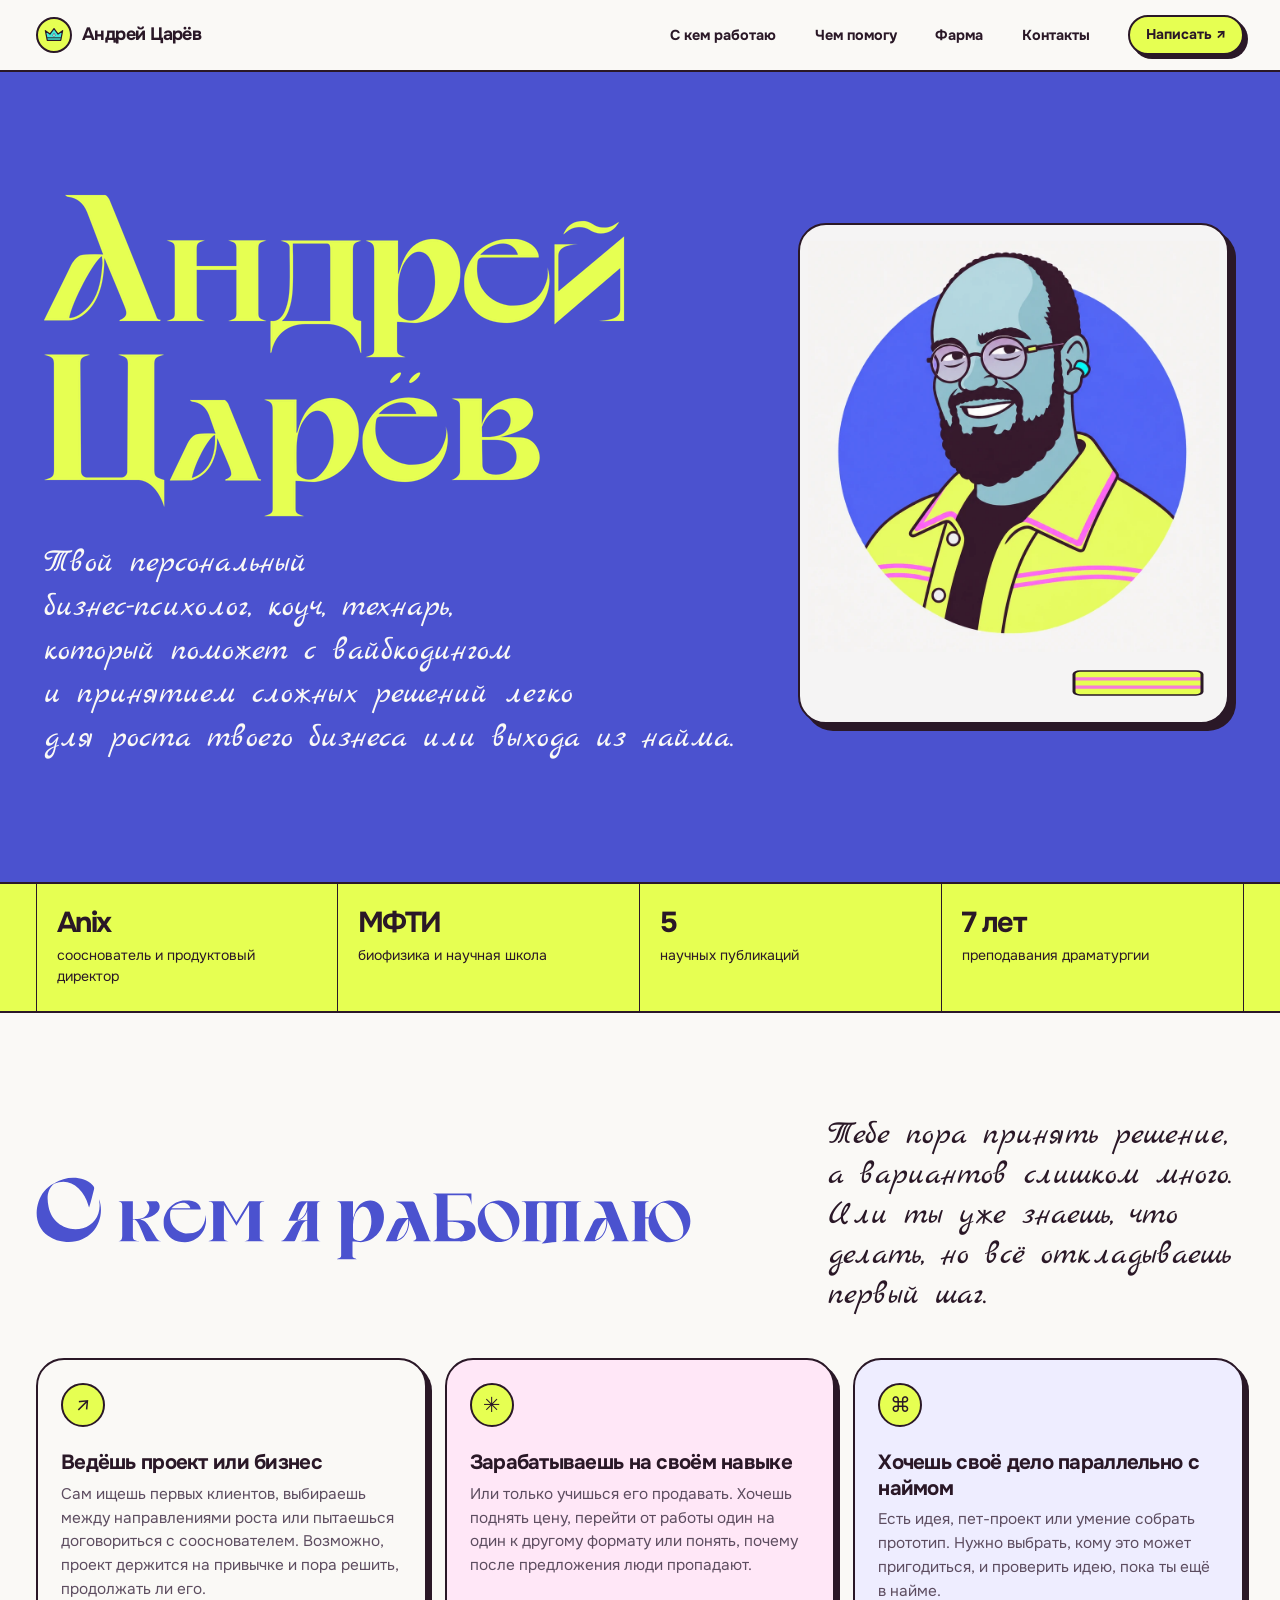
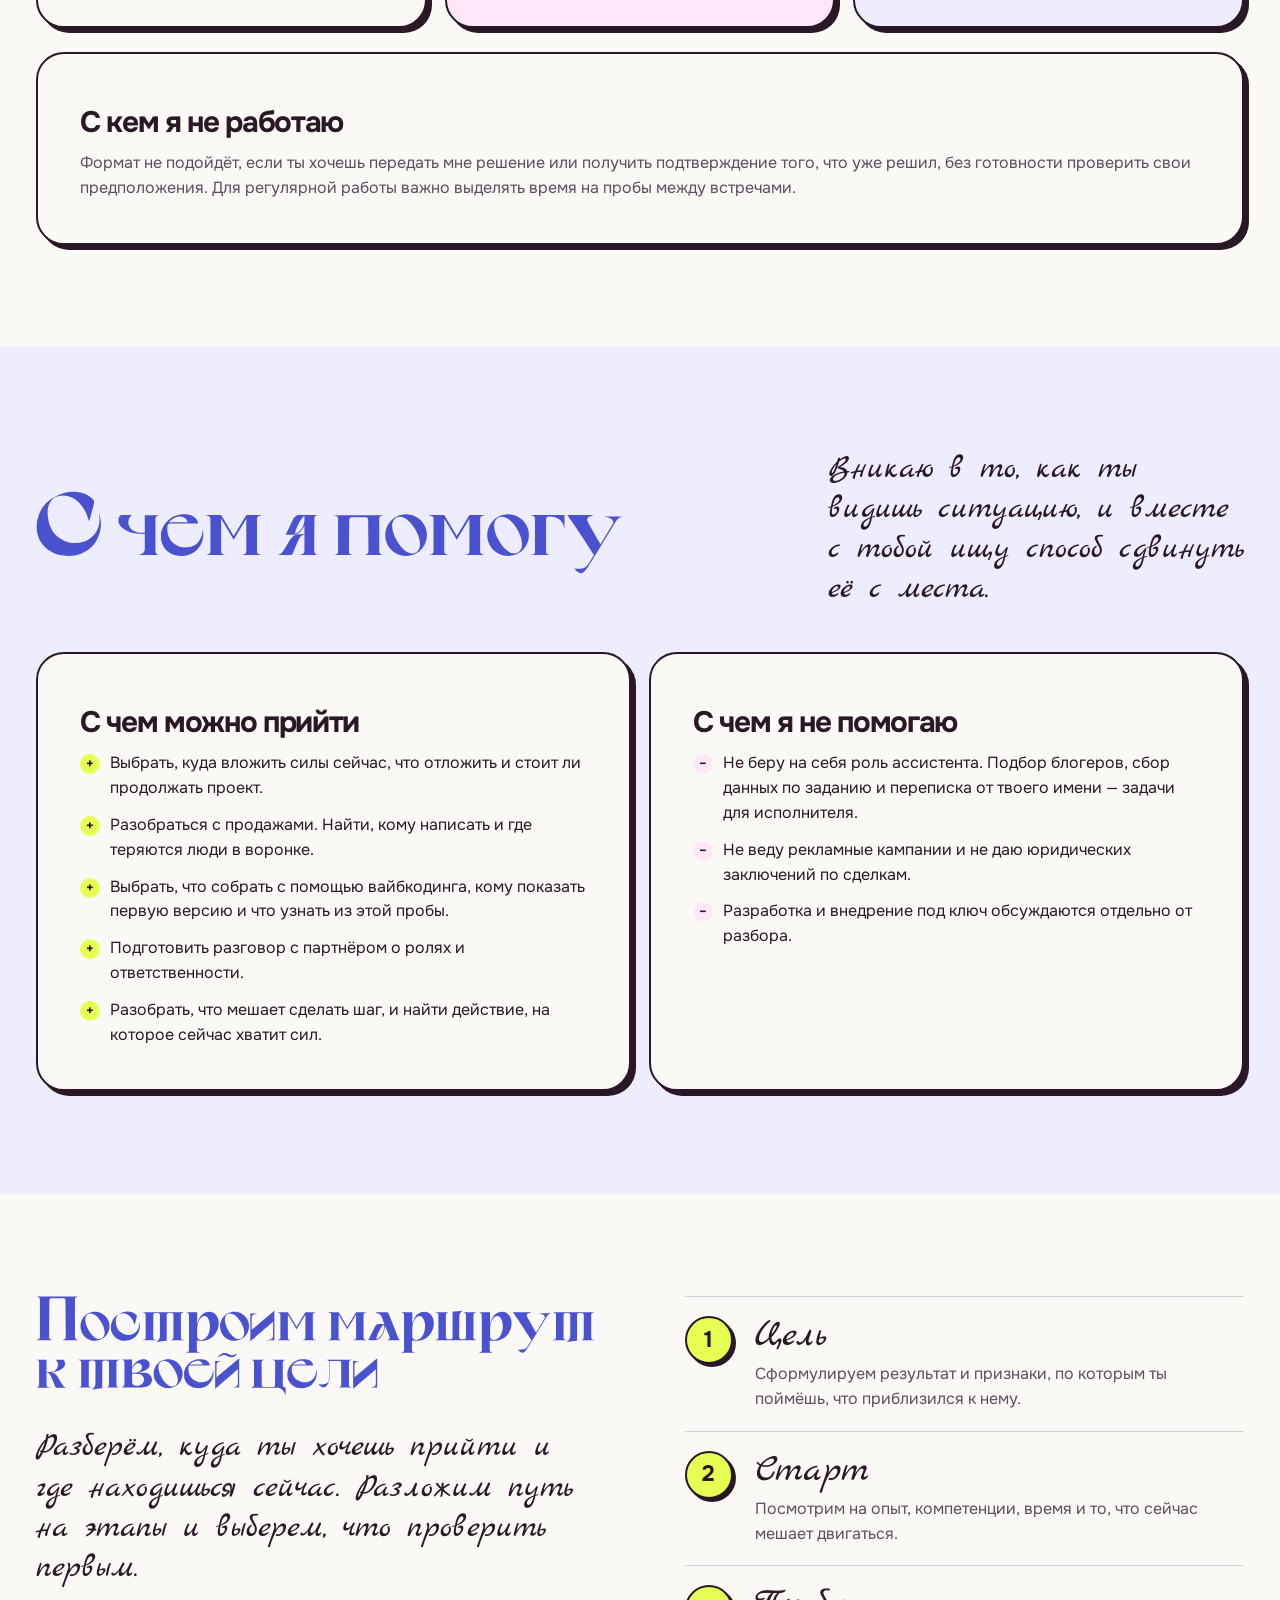
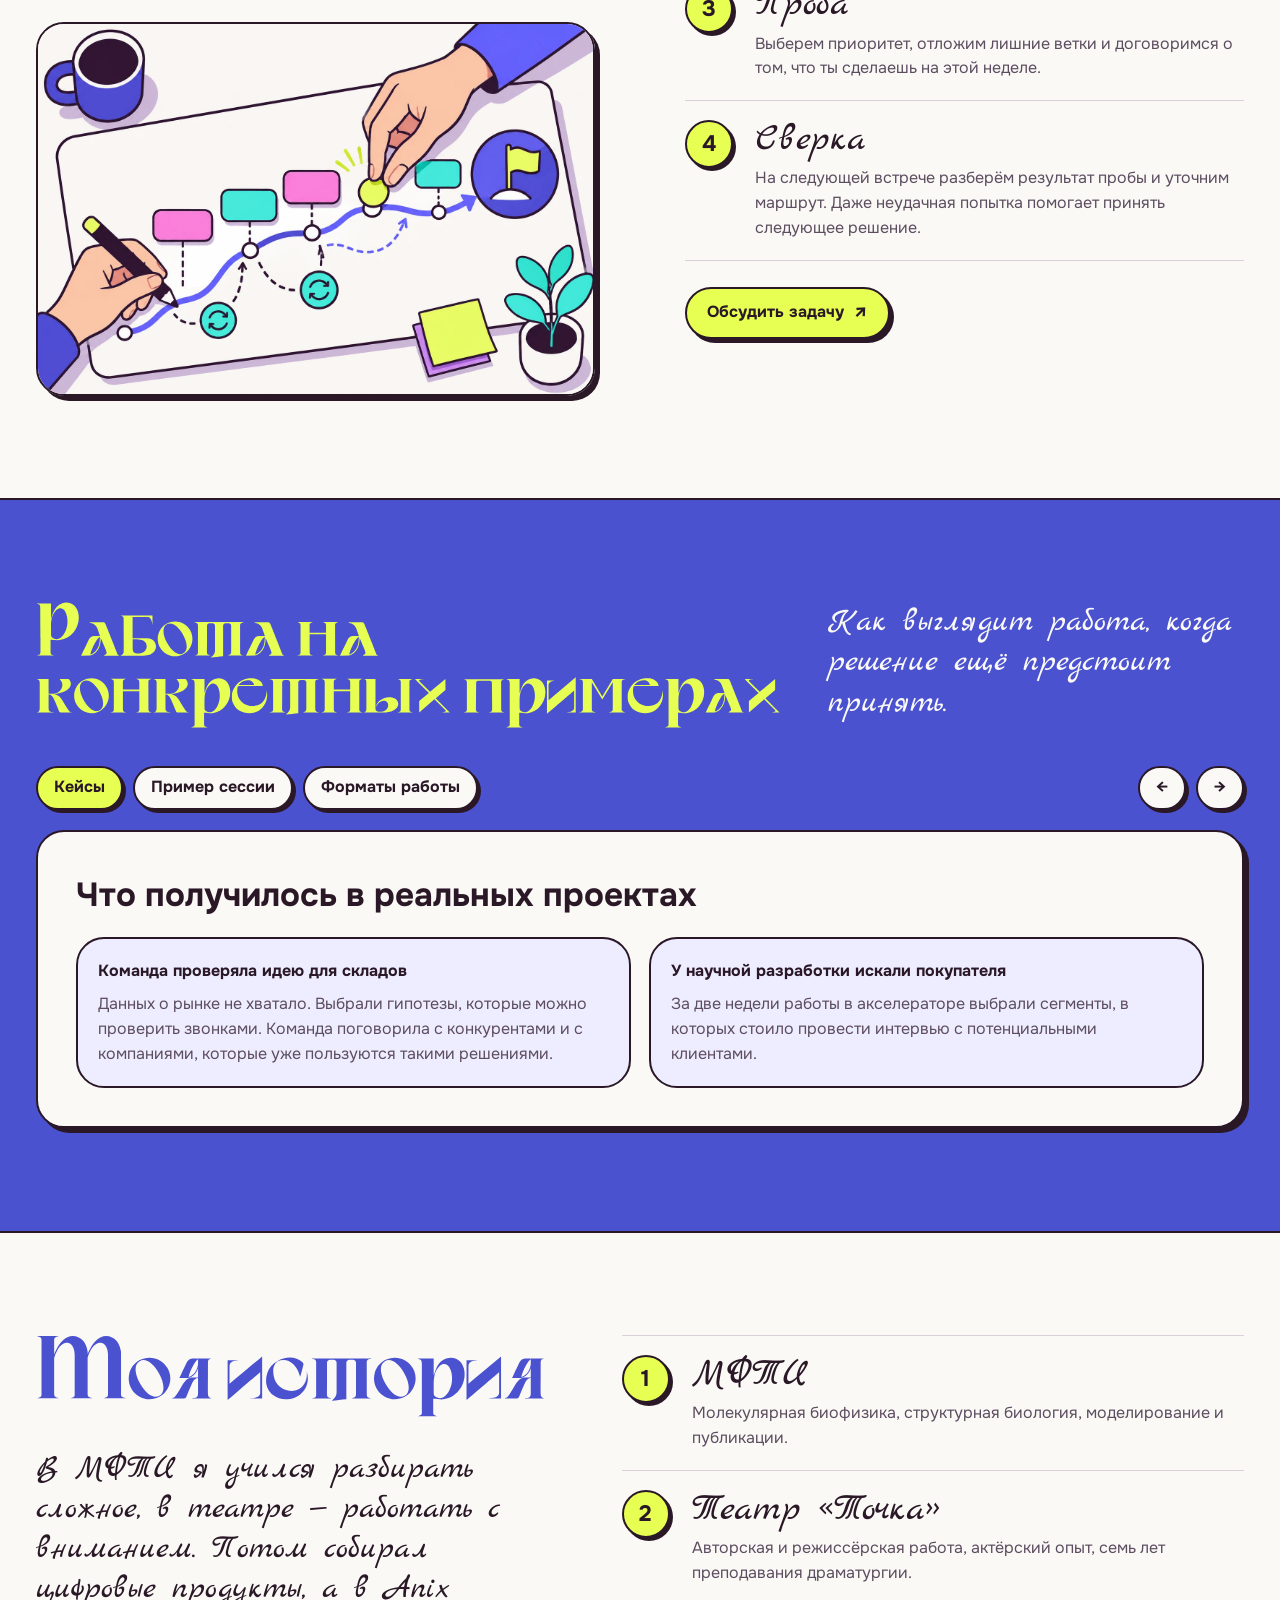
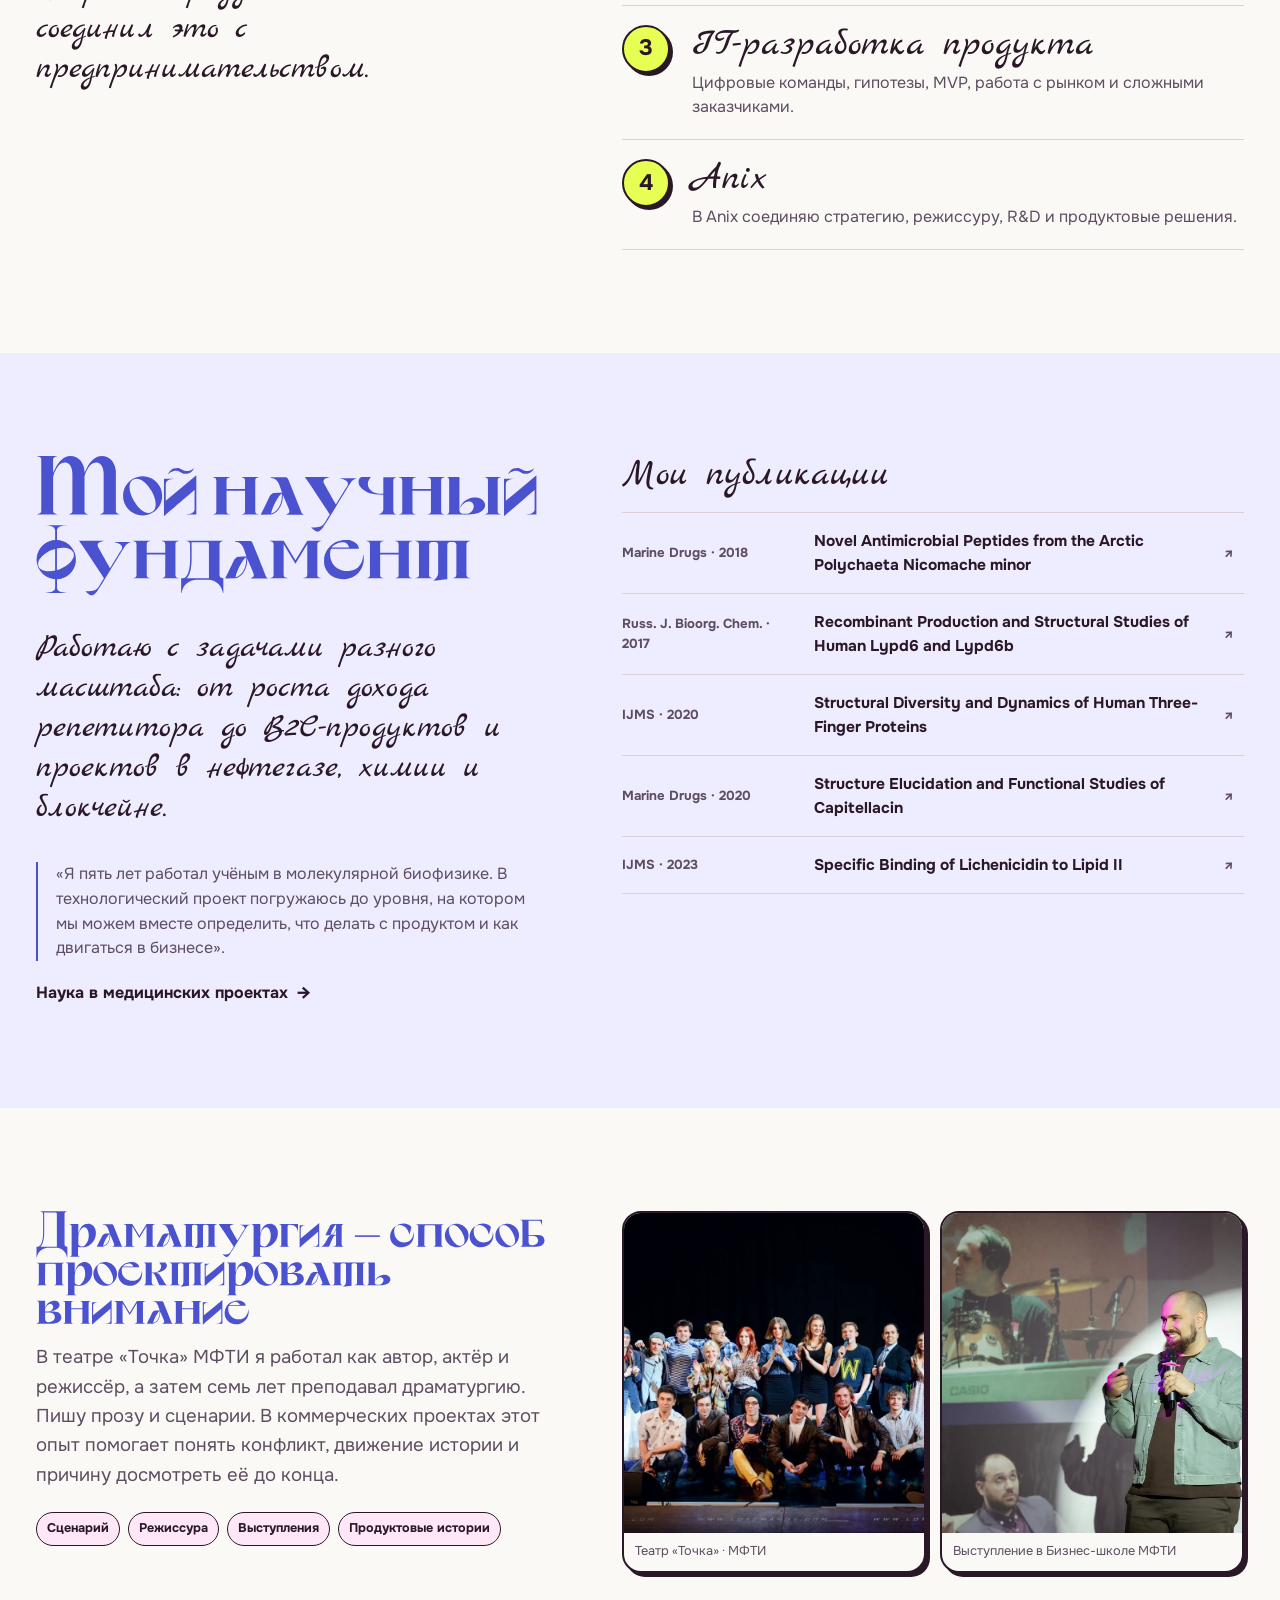
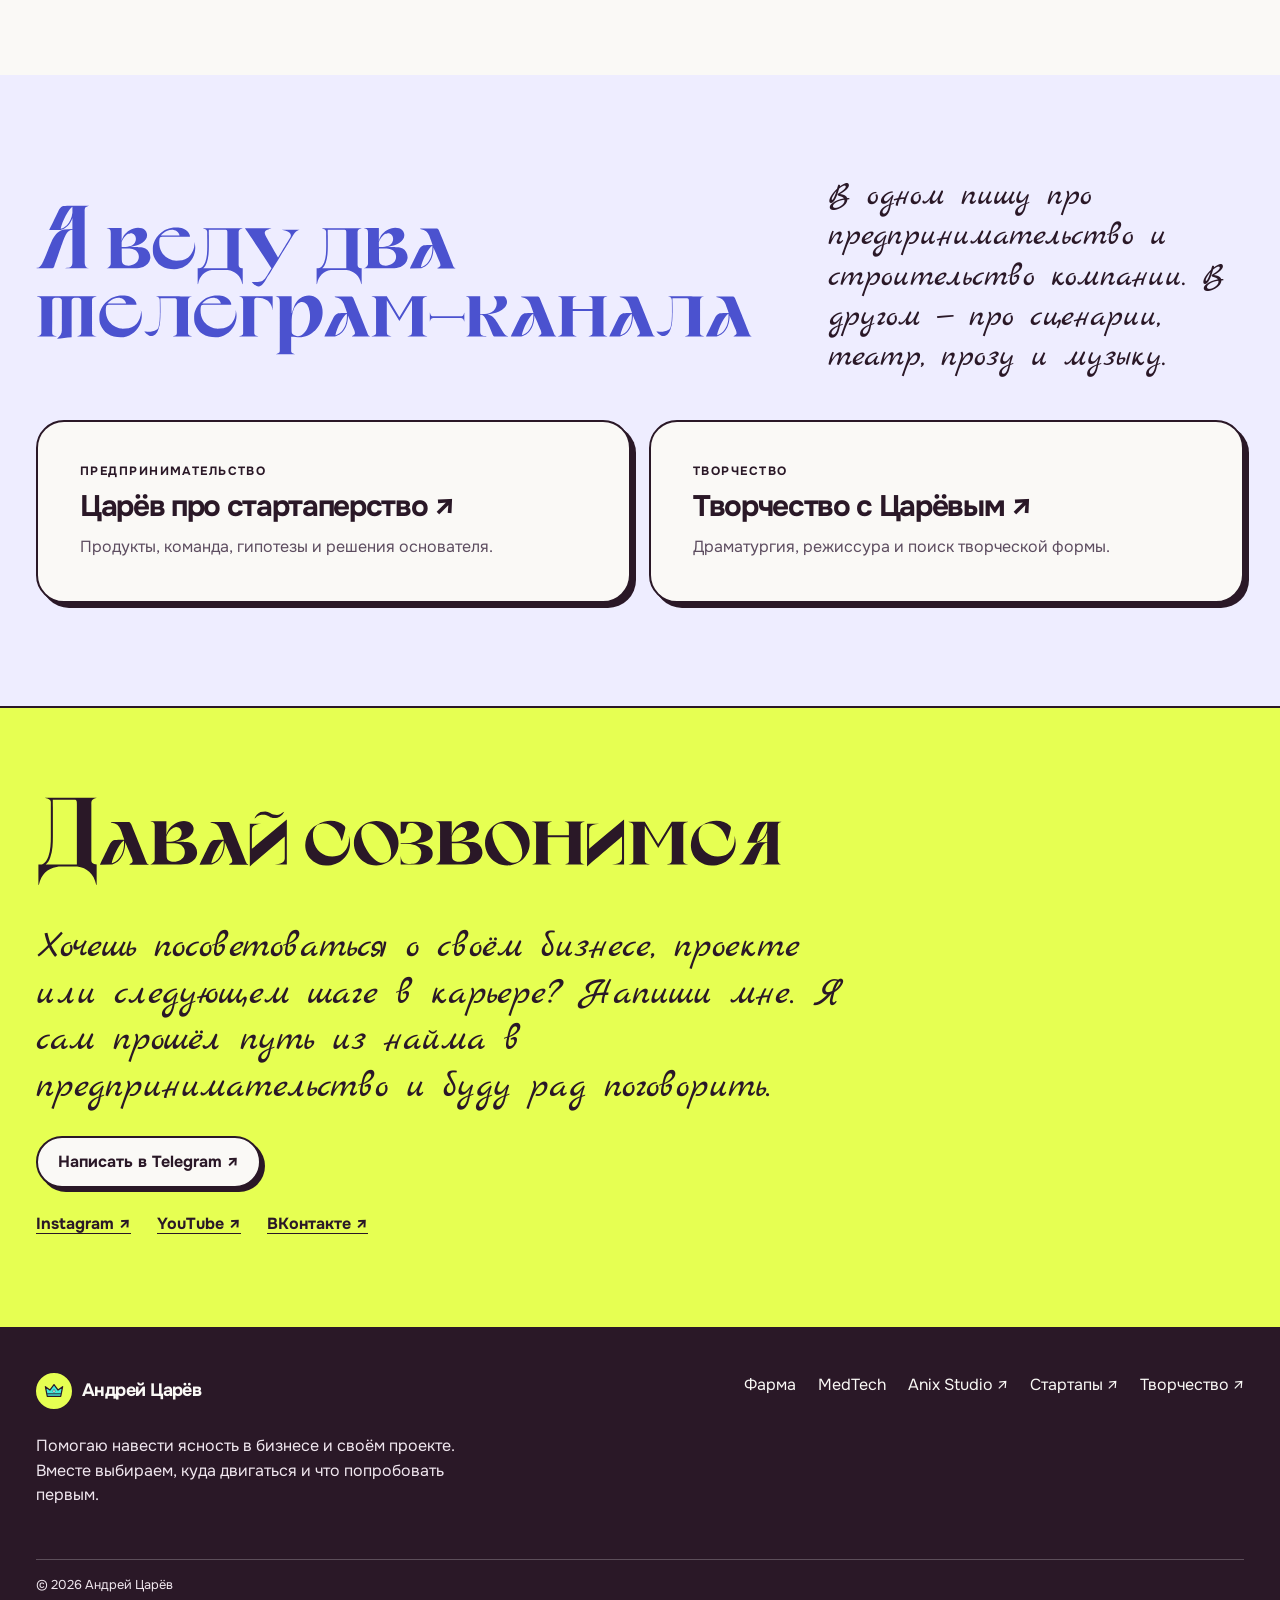
<file: index.html>
<!doctype html>
<html lang="ru"><head>
<meta charset="utf-8"><meta name="viewport" content="width=device-width,initial-scale=1"><meta name="theme-color" content="#4b52cf">
<title>Андрей Царёв — разбор сложных решений в бизнесе и своём проекте</title>
<meta name="description" content="Помогаю основателям, специалистам и тем, кто запускает проект из найма, выбрать приоритет и проверить следующий шаг в продукте, продажах или работе с командой.">
<link rel="canonical" href="https://tsarev2709.github.io/iptsarev/"><link rel="icon" type="image/svg+xml" href="./assets/favicon.svg"><link rel="stylesheet" href="./assets/site.css">
<meta property="og:type" content="profile"><meta property="og:locale" content="ru_RU"><meta property="og:title" content="Андрей Царёв — разбор сложных решений в бизнесе и своём проекте"><meta property="og:description" content="Разберём, что сейчас важнее для твоего проекта, и выберем шаг, который можно проверить на практике."><meta property="og:url" content="https://tsarev2709.github.io/iptsarev/"><meta property="og:image" content="https://tsarev2709.github.io/iptsarev/assets/brand-portrait.webp">
<script type="application/ld+json">{"@context":"https://schema.org","@type":"Person","name":"Андрей Царёв","url":"https://tsarev2709.github.io/iptsarev/","image":"https://tsarev2709.github.io/iptsarev/assets/portrait.webp","jobTitle":"Сооснователь и продуктовый директор Anix","sameAs":["https://t.me/tsarev2709","https://studio.anix-ai.pro/andrey-tsarev/"],"knowsAbout":["Молекулярная биофизика","Режиссура","Продуктовая стратегия","Медицинская коммуникация"]}</script>
</head><body>
<a class="skip" href="#main">К содержанию</a>
<header class="site-header"><div class="container header-inner"><a class="brand" href="./" aria-label="Андрей Царёв — главная"><span class="brand-mark" aria-hidden="true"></span><span>Андрей Царёв</span></a><nav class="site-nav" id="site-nav" aria-label="Основная навигация"><a href="#clients">С кем работаю</a><a href="#approach">Чем помогу</a><a href="./pharma/">Фарма</a><a href="#contact">Контакты</a></nav><button class="menu-toggle" aria-expanded="false" aria-controls="site-nav" type="button">Меню</button><a class="header-contact" href="https://t.me/tsarev2709" target="_blank" rel="noopener noreferrer">Написать ↗</a></div></header>
<main id="main">
<section class="hero">
  <div class="container hero-layout">
    <div>
      <h1><img src="./assets/brand-wordmark.png" alt="Андрей Царёв" width="581" height="323" fetchpriority="high"></h1>
      <p class="hero-lead"><span>Твой персональный</span>
        <span>бизнес-психолог, коуч, технарь,</span>
        <span>который поможет с вайбкодингом</span>
        <span>и принятием сложных решений легко</span>
        <span>для роста твоего бизнеса или выхода из найма.</span></p>
    </div>
    <figure class="portrait-wrap">
      <img class="portrait" src="./assets/brand-portrait.webp" alt="Иллюстрированный портрет Андрея Царёва" width="1000" height="1000" fetchpriority="high">
    </figure>
  </div>
</section>
<div class="fact-strip"><div class="container fact-grid"><div class="fact"><strong>Anix</strong><span>сооснователь и продуктовый директор</span></div><div class="fact"><strong>МФТИ</strong><span>биофизика и научная школа</span></div><div class="fact"><strong>5</strong><span>научных публикаций</span></div><div class="fact"><strong>7 лет</strong><span>преподавания драматургии</span></div></div></div>
<section class="section" id="clients" aria-labelledby="clients-title">
  <div class="container">
    <div class="section-head">
      <h2 class="section-title display-heading" id="clients-title"><img src="./assets/headings/clients.svg" alt="С кем я работаю" width="655" height="83"></h2>
      <p class="handwritten">Тебе пора принять решение, а вариантов слишком много. Или ты уже знаешь, что делать, но всё откладываешь первый шаг.</p>
    </div>
    <div class="card-grid format-grid">
      <article class="card">
        <span class="card-icon" aria-hidden="true">↗</span>
        <h3>Ведёшь проект или бизнес</h3>
        <p>Сам ищешь первых клиентов, выбираешь между направлениями роста или пытаешься договориться с сооснователем. Возможно, проект держится на привычке и пора решить, продолжать ли его.</p>
      </article>
      <article class="card">
        <span class="card-icon" aria-hidden="true">✳</span>
        <h3>Зарабатываешь на своём навыке</h3>
        <p>Или только учишься его продавать. Хочешь поднять цену, перейти от работы один на один к другому формату или понять, почему после предложения люди пропадают.</p>
      </article>
      <article class="card">
        <span class="card-icon" aria-hidden="true">⌘</span>
        <h3>Хочешь своё дело параллельно с наймом</h3>
        <p>Есть идея, пет-проект или умение собрать прототип. Нужно выбрать, кому это может пригодиться, и проверить идею, пока ты ещё в найме.</p>
      </article>
    </div>
    <div class="callout fit-note">
      <h3>С кем я не работаю</h3>
      <p>Формат не подойдёт, если ты хочешь передать мне решение или получить подтверждение того, что уже решил, без готовности проверить свои предположения. Для регулярной работы важно выделять время на пробы между встречами.</p>
    </div>
  </div>
</section>
<section class="section science" id="approach" aria-labelledby="approach-title">
  <div class="container">
    <div class="section-head">
      <h2 class="section-title display-heading" id="approach-title"><img src="./assets/headings/help.svg" alt="С чем я помогу" width="587" height="83"></h2>
      <p class="handwritten">Вникаю в то, как ты видишь ситуацию, и вместе с тобой ищу способ сдвинуть её с места.</p>
    </div>
    <div class="case-grid">
      <div class="callout">
        <h3>С чем можно прийти</h3>
        <ul class="check-list">
          <li>Выбрать, куда вложить силы сейчас, что отложить и стоит ли продолжать проект.</li>
          <li>Разобраться с продажами. Найти, кому написать и где теряются люди в воронке.</li>
          <li>Выбрать, что собрать с помощью вайбкодинга, кому показать первую версию и что узнать из этой пробы.</li>
          <li>Подготовить разговор с партнёром о ролях и ответственности.</li>
          <li>Разобрать, что мешает сделать шаг, и найти действие, на которое сейчас хватит сил.</li>
        </ul>
      </div>
      <div class="callout">
        <h3>С чем я не помогаю</h3>
        <ul class="check-list limits-list">
          <li>Не беру на себя роль ассистента. Подбор блогеров, сбор данных по заданию и переписка от твоего имени — задачи для исполнителя.</li>
          <li>Не веду рекламные кампании и не даю юридических заключений по сделкам.</li>
          <li>Разработка и внедрение под ключ обсуждаются отдельно от разбора.</li>
        </ul>
      </div>
    </div>
  </div>
</section>
<section class="section" id="roadmap" aria-labelledby="format-title">
  <div class="container statement-grid">
    <div>
      <h2 class="section-title display-heading" id="format-title"><img src="./assets/headings/roadmap.svg" alt="Построим маршрут к твоей цели" width="724" height="129"></h2>
      <p class="section-subtitle handwritten">Разберём, куда ты хочешь прийти и где находишься сейчас. Разложим путь на этапы и выберем, что проверить первым.</p>
      <img class="roadmap-visual" src="./assets/roadmap-options/03-planning-together.webp" alt="Два человека вместе рисуют маршрут и отмечают ближайший этап" width="1536" height="1024" loading="lazy">
    </div>
    <div>
      <ol class="steps numbered-steps">
        <li><span class="step-badge" aria-hidden="true">1</span><div><h3 class="handwritten">Цель</h3><p>Сформулируем результат и признаки, по которым ты поймёшь, что приблизился к нему.</p></div></li>
        <li><span class="step-badge" aria-hidden="true">2</span><div><h3 class="handwritten">Старт</h3><p>Посмотрим на опыт, компетенции, время и то, что сейчас мешает двигаться.</p></div></li>
        <li><span class="step-badge" aria-hidden="true">3</span><div><h3 class="handwritten">Проба</h3><p>Выберем приоритет, отложим лишние ветки и договоримся о том, что ты сделаешь на этой неделе.</p></div></li>
        <li><span class="step-badge" aria-hidden="true">4</span><div><h3 class="handwritten">Сверка</h3><p>На следующей встрече разберём результат пробы и уточним маршрут. Даже неудачная попытка помогает принять следующее решение.</p></div></li>
      </ol>
      <div class="actions"><a class="button button-primary" href="https://t.me/tsarev2709" target="_blank" rel="noopener noreferrer">Обсудить задачу <span class="arrow" aria-hidden="true">↗</span></a></div>
    </div>
  </div>
</section>
<section class="section dark" id="examples" aria-labelledby="examples-title">
  <div class="container">
    <div class="section-head">
      <h2 class="section-title display-heading" id="examples-title"><img src="./assets/headings/examples.svg" alt="Работа на конкретных примерах" width="861" height="145"></h2>
      <p class="handwritten">Как выглядит работа, когда решение ещё предстоит принять.</p>
    </div>
    <div class="examples-carousel" data-carousel>
      <div class="carousel-controls" hidden>
        <div class="carousel-tabs" role="tablist" aria-label="Примеры индивидуальной работы">
          <button type="button" role="tab" id="example-cases-tab" aria-controls="example-cases" aria-selected="true">Кейсы</button>
          <button type="button" role="tab" id="example-session-tab" aria-controls="example-session" aria-selected="false">Пример сессии</button>
          <button type="button" role="tab" id="example-format-tab" aria-controls="example-format" aria-selected="false">Форматы работы</button>
        </div>
        <div class="carousel-arrows">
          <button type="button" data-carousel-prev aria-label="Предыдущий вариант">←</button>
          <button type="button" data-carousel-next aria-label="Следующий вариант">→</button>
        </div>
      </div>
      <div class="carousel-panel" id="example-cases" role="tabpanel" aria-labelledby="example-cases-tab" tabindex="0">
        <h3>Что получилось в реальных проектах</h3>
        <div class="case-grid">
          <article class="callout">
            <h4>Команда проверяла идею для складов</h4>
            <p>Данных о рынке не хватало. Выбрали гипотезы, которые можно проверить звонками. Команда поговорила с конкурентами и с компаниями, которые уже пользуются такими решениями.</p>
          </article>
          <article class="callout">
            <h4>У научной разработки искали покупателя</h4>
            <p>За две недели работы в акселераторе выбрали сегменты, в которых стоило провести интервью с потенциальными клиентами.</p>
          </article>
        </div>
      </div>
      <div class="carousel-panel" id="example-session" role="tabpanel" aria-labelledby="example-session-tab" tabindex="0">
        <h3>Как можно проверить идею групповых занятий</h3>
        <p>Допустим, ты ведёшь индивидуальные уроки и хочешь попробовать группу. На встрече выберем, для каких учеников она, и сформулируем приглашение. За неделю можно предложить пробное занятие нескольким семьям и посмотреть, кто готов записаться и оплатить.</p>
      </div>
      <div class="carousel-panel" id="example-format" role="tabpanel" aria-labelledby="example-format-tab" tabindex="0">
        <h3>Одна встреча или несколько недель работы</h3>
        <div class="case-grid">
          <article class="callout"><h4>Разовая встреча</h4><p>Берём одно решение. Разбираем варианты и выбираем действие, которое ты можешь проверить.</p></article>
          <article class="callout"><h4>Регулярные встречи</h4><p>Строим маршрут к цели. Между встречами ты пробуешь шаги, а на встречах мы сверяем результат и меняем план по фактам.</p></article>
        </div>
      </div>
    </div>
  </div>
</section>
<section class="section" id="story" aria-labelledby="story-title">
  <div class="container split">
    <div>
      <h2 class="section-title display-heading" id="story-title"><img src="./assets/headings/story.svg" alt="Моя история" width="522" height="84"></h2>
      <p class="section-subtitle handwritten">В МФТИ я учился разбирать сложное, в театре — работать с вниманием. Потом собирал цифровые продукты, а в Anix соединил это с предпринимательством.</p>
    </div>
    <ol class="steps numbered-steps">
      <li><span class="step-badge" aria-hidden="true">1</span><div><h3 class="handwritten">МФТИ</h3><p>Молекулярная биофизика, структурная биология, моделирование и публикации.</p></div></li>
      <li><span class="step-badge" aria-hidden="true">2</span><div><h3 class="handwritten">Театр «Точка»</h3><p>Авторская и режиссёрская работа, актёрский опыт, семь лет преподавания драматургии.</p></div></li>
      <li><span class="step-badge" aria-hidden="true">3</span><div><h3 class="handwritten">IT-разработка продукта</h3><p>Цифровые команды, гипотезы, MVP, работа с рынком и сложными заказчиками.</p></div></li>
      <li><span class="step-badge" aria-hidden="true">4</span><div><h3 class="handwritten">Anix</h3><p>В Anix соединяю стратегию, режиссуру, R&amp;D и продуктовые решения.</p></div></li>
    </ol>
  </div>
</section>
<section class="section science" id="science" aria-labelledby="science-title"><div class="container split"><div><h2 class="section-title display-heading" id="science-title"><img src="./assets/headings/science.svg" alt="Мой научный фундамент" width="501" height="141"></h2><p class="section-subtitle handwritten">Работаю с задачами разного масштаба: от роста дохода репетитора до B2C-продуктов и проектов в нефтегазе, химии и блокчейне.</p><blockquote class="science-quote">«Я пять лет работал учёным в молекулярной биофизике. В технологический проект погружаюсь до уровня, на котором мы можем вместе определить, что делать с продуктом и как двигаться в бизнесе».</blockquote><a class="text-link" href="./pharma/">Наука в медицинских проектах <span class="arrow">→</span></a></div><div><h3 class="handwritten publications-title">Мои публикации</h3><div class="publication-list"><a class="publication" href="https://doi.org/10.3390/md16110401" target="_blank" rel="noopener noreferrer"><span>Marine Drugs · 2018</span><strong>Novel Antimicrobial Peptides from the Arctic Polychaeta Nicomache minor</strong><span class="arrow">↗</span></a><a class="publication" href="https://doi.org/10.1134/S1068162017060127" target="_blank" rel="noopener noreferrer"><span>Russ. J. Bioorg. Chem. · 2017</span><strong>Recombinant Production and Structural Studies of Human Lypd6 and Lypd6b</strong><span class="arrow">↗</span></a><a class="publication" href="https://doi.org/10.3390/ijms21197280" target="_blank" rel="noopener noreferrer"><span>IJMS · 2020</span><strong>Structural Diversity and Dynamics of Human Three-Finger Proteins</strong><span class="arrow">↗</span></a><a class="publication" href="https://doi.org/10.3390/md18120620" target="_blank" rel="noopener noreferrer"><span>Marine Drugs · 2020</span><strong>Structure Elucidation and Functional Studies of Capitellacin</strong><span class="arrow">↗</span></a><a class="publication" href="https://doi.org/10.3390/ijms24021332" target="_blank" rel="noopener noreferrer"><span>IJMS · 2023</span><strong>Specific Binding of Lichenicidin to Lipid II</strong><span class="arrow">↗</span></a></div></div></div></section>
<section class="section"><div class="container split"><div><h2 class="section-title display-heading"><img src="./assets/headings/theatre.svg" alt="Драматургия — способ проектировать внимание" width="740" height="166"></h2><p class="section-subtitle">В театре «Точка» МФТИ я работал как автор, актёр и режиссёр, а затем семь лет преподавал драматургию. Пишу прозу и сценарии. В коммерческих проектах этот опыт помогает понять конфликт, движение истории и причину досмотреть её до конца.</p><div class="pill-row"><span class="pill">Сценарий</span><span class="pill">Режиссура</span><span class="pill">Выступления</span><span class="pill">Продуктовые истории</span></div></div><div class="photo-panel"><figure><img src="./assets/theatre.webp" width="1200" height="800" loading="lazy" alt="Состав театра «Точка» МФТИ после спектакля"><figcaption>Театр «Точка» · МФТИ</figcaption></figure><figure><img src="./assets/speaking.webp" width="1800" height="1200" loading="lazy" alt="Андрей Царёв выступает в Бизнес-школе МФТИ"><figcaption>Выступление в Бизнес-школе МФТИ</figcaption></figure></div></div></section>
<section class="section science"><div class="container"><div class="section-head"><h2 class="section-title display-heading" id="channels-title"><img src="./assets/headings/channels.svg" alt="Я веду два телеграм-канала" width="716" height="150"></h2><p class="handwritten">В одном пишу про предпринимательство и строительство компании. В другом — про сценарии, театр, прозу и музыку.</p></div><div class="case-grid"><a class="callout" href="https://t.me/tsarev_startup" target="_blank" rel="noopener noreferrer"><span class="mini-label">Предпринимательство</span><h3>Царёв про стартаперство ↗</h3><p>Продукты, команда, гипотезы и решения основателя.</p></a><a class="callout" href="https://t.me/tsarev_creative" target="_blank" rel="noopener noreferrer"><span class="mini-label">Творчество</span><h3>Творчество с Царёвым ↗</h3><p>Драматургия, режиссура и поиск творческой формы.</p></a></div></div></section>
<section class="final" id="contact" aria-labelledby="contact-title">
  <div class="container">
    <h2 class="section-title display-heading" id="contact-title"><img src="./assets/headings/contact.svg" alt="Давай созвонимся" width="748" height="89"></h2>
    <p class="handwritten contact-note">Хочешь посоветоваться о своём бизнесе, проекте или следующем шаге в карьере? Напиши мне. Я сам прошёл путь из найма в предпринимательство и буду рад поговорить.</p>
    <div class="actions"><a class="button button-light" href="https://t.me/tsarev2709" target="_blank" rel="noopener noreferrer">Написать в Telegram ↗</a></div>
    <nav class="contact-links" aria-label="Социальные сети Андрея Царёва">
      <a href="https://www.instagram.com/tsarev2709/" target="_blank" rel="noopener noreferrer">Instagram ↗</a>
      <a href="https://www.youtube.com/@tsarev2709" target="_blank" rel="noopener noreferrer">YouTube ↗</a>
      <a href="https://vk.com/tsarev2709" target="_blank" rel="noopener noreferrer">ВКонтакте ↗</a>
    </nav>
  </div>
</section>
</main>
<footer class="footer"><div class="container"><div class="footer-inner"><div><a class="brand" href="./"><span class="brand-mark" aria-hidden="true"></span><span>Андрей Царёв</span></a><p>Помогаю навести ясность в бизнесе и своём проекте. Вместе выбираем, куда двигаться и что попробовать первым.</p></div><nav class="footer-links" aria-label="Ссылки в подвале"><a href="./pharma/">Фарма</a><a href="./medtech/">MedTech</a><a href="https://studio.anix-ai.pro/" target="_blank" rel="noopener noreferrer">Anix Studio ↗</a><a href="https://t.me/tsarev_startup" target="_blank" rel="noopener noreferrer">Стартапы ↗</a><a href="https://t.me/tsarev_creative" target="_blank" rel="noopener noreferrer">Творчество ↗</a></nav></div><div class="copyright">© 2026 Андрей Царёв</div></div></footer><script src="./assets/site.js" defer></script></body></html>
</file>
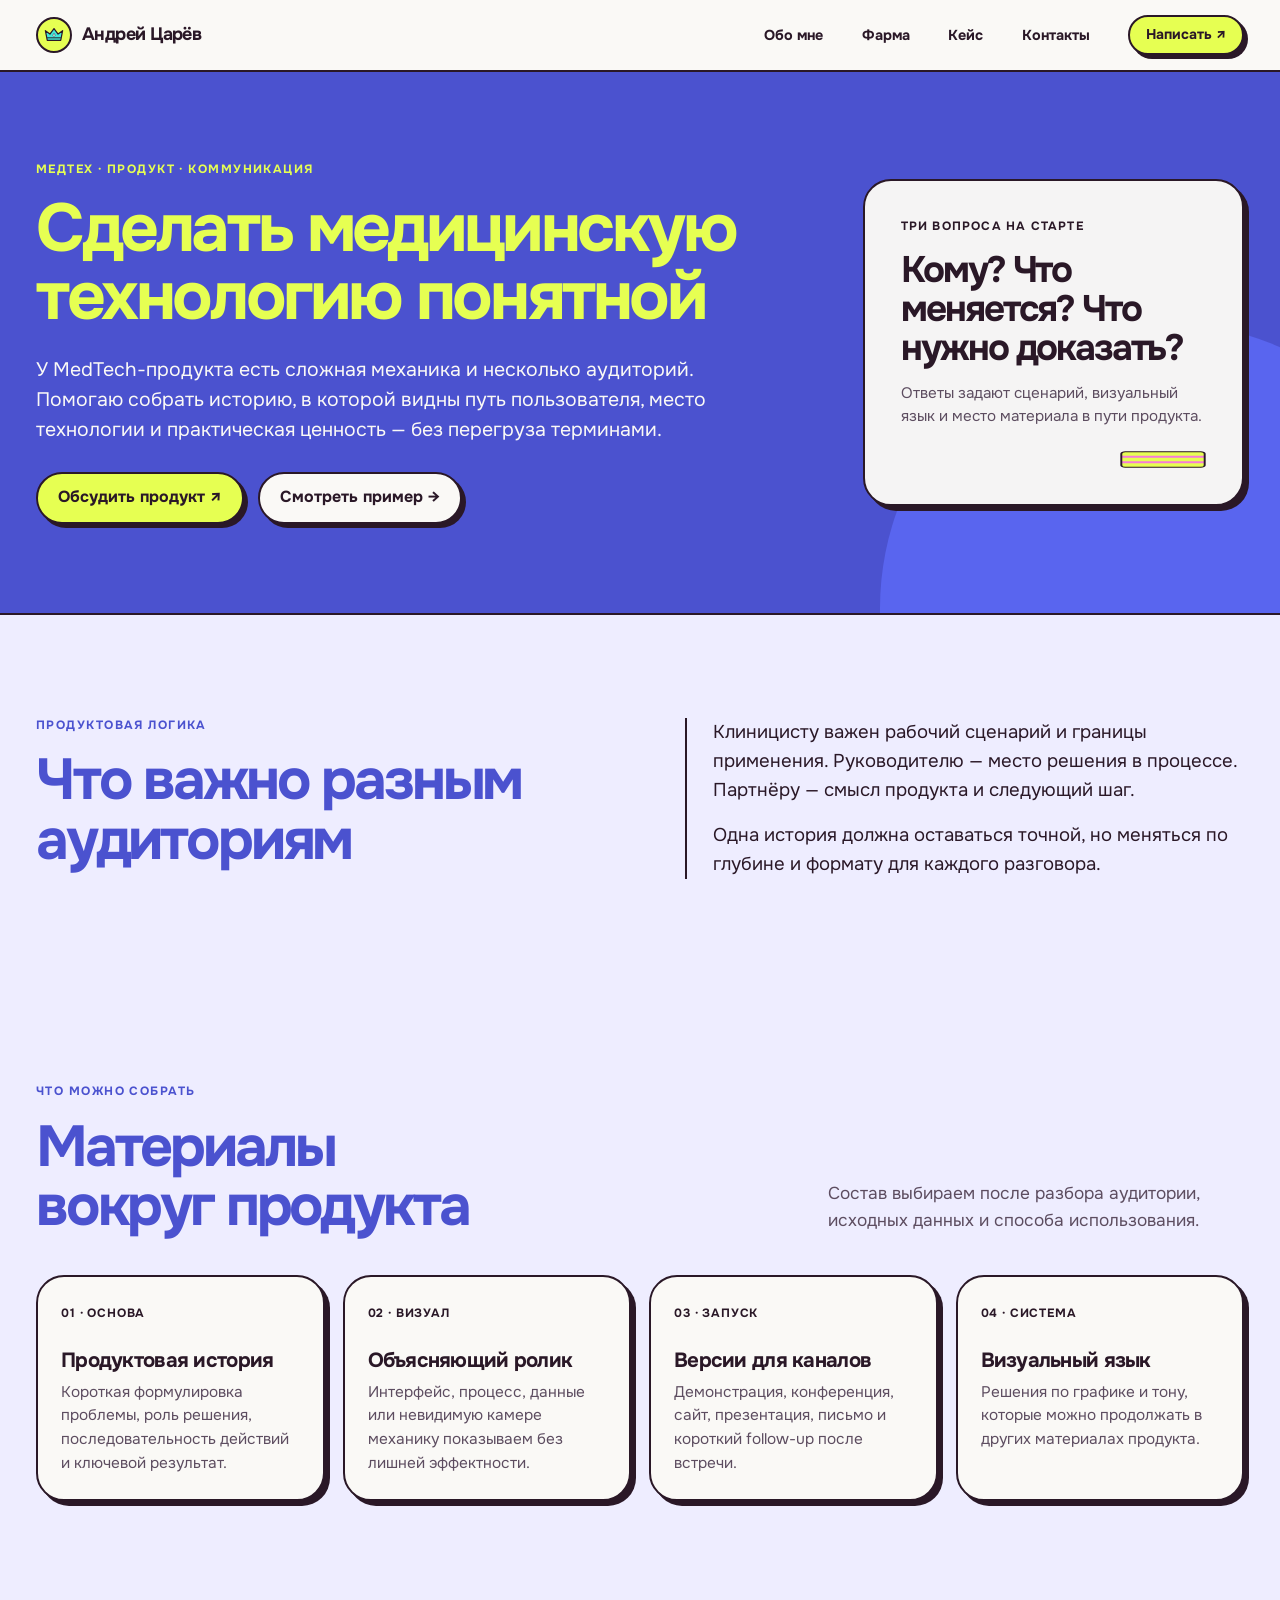
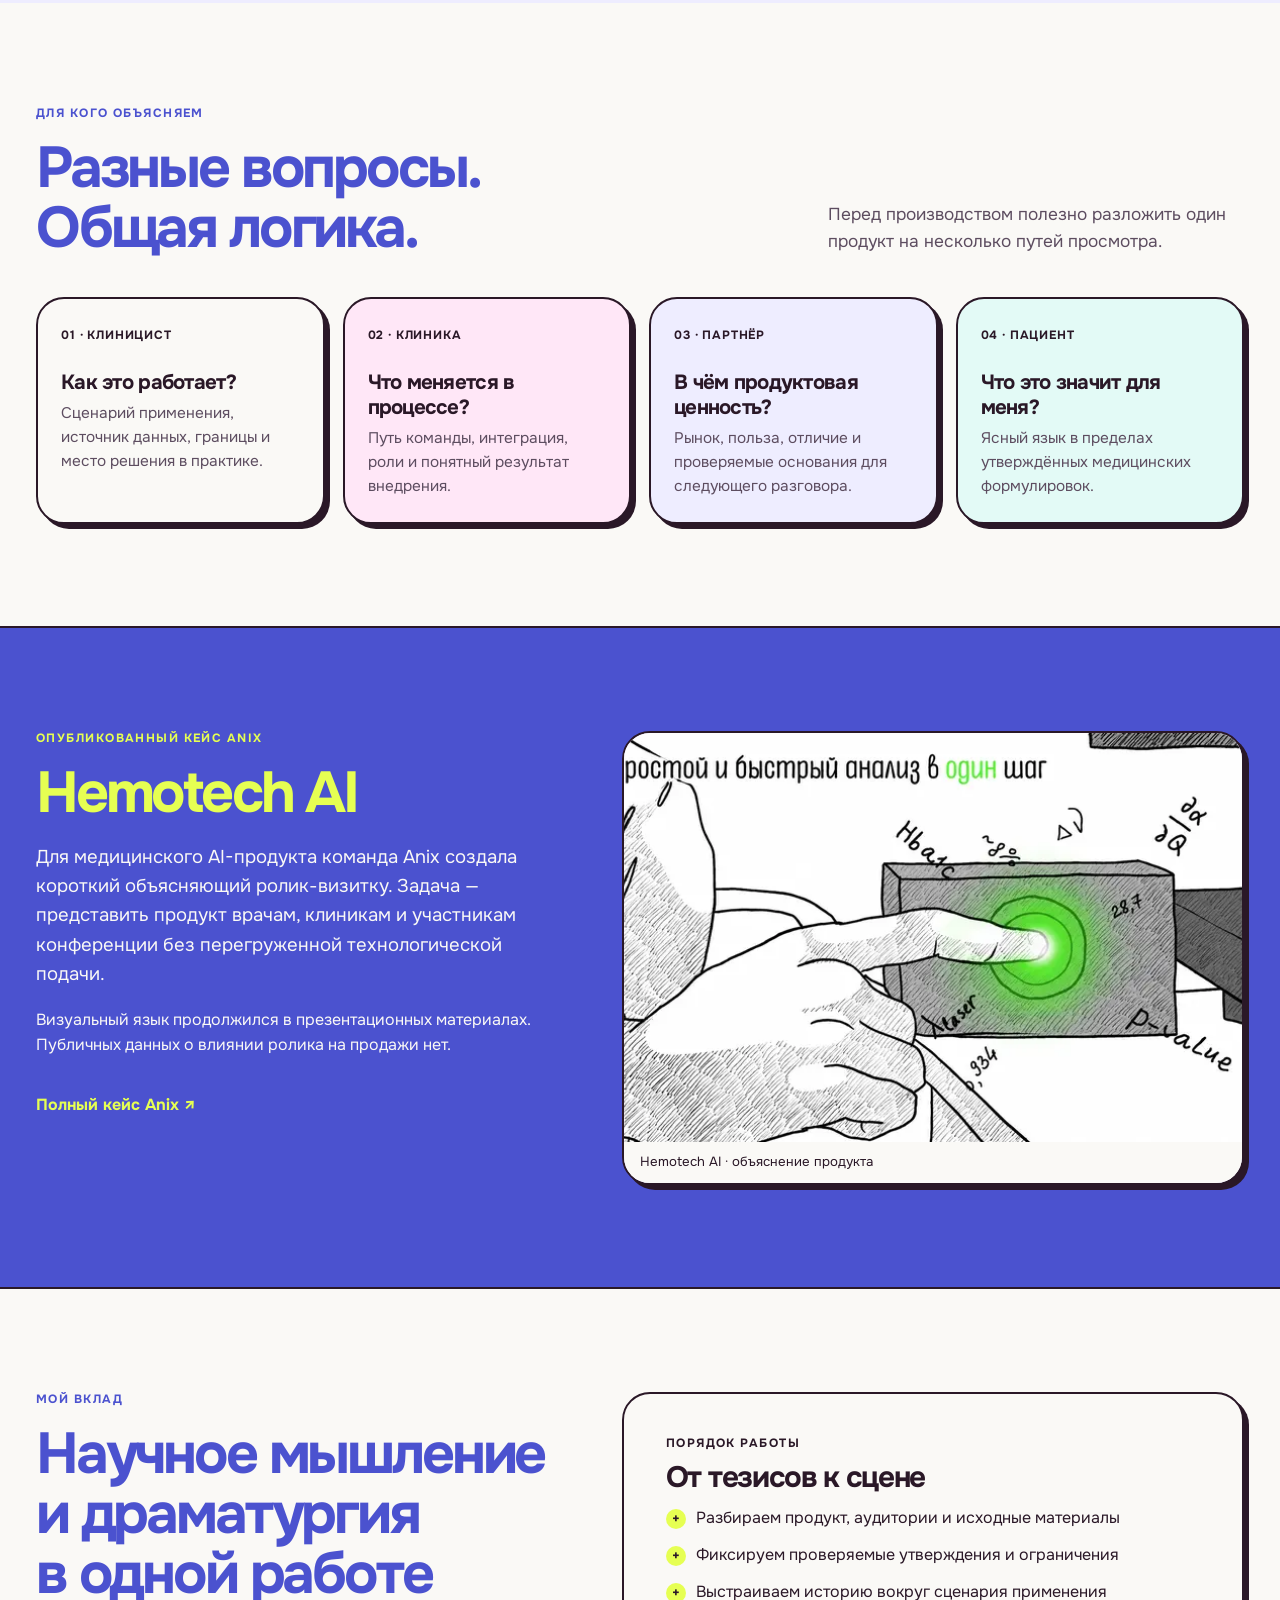
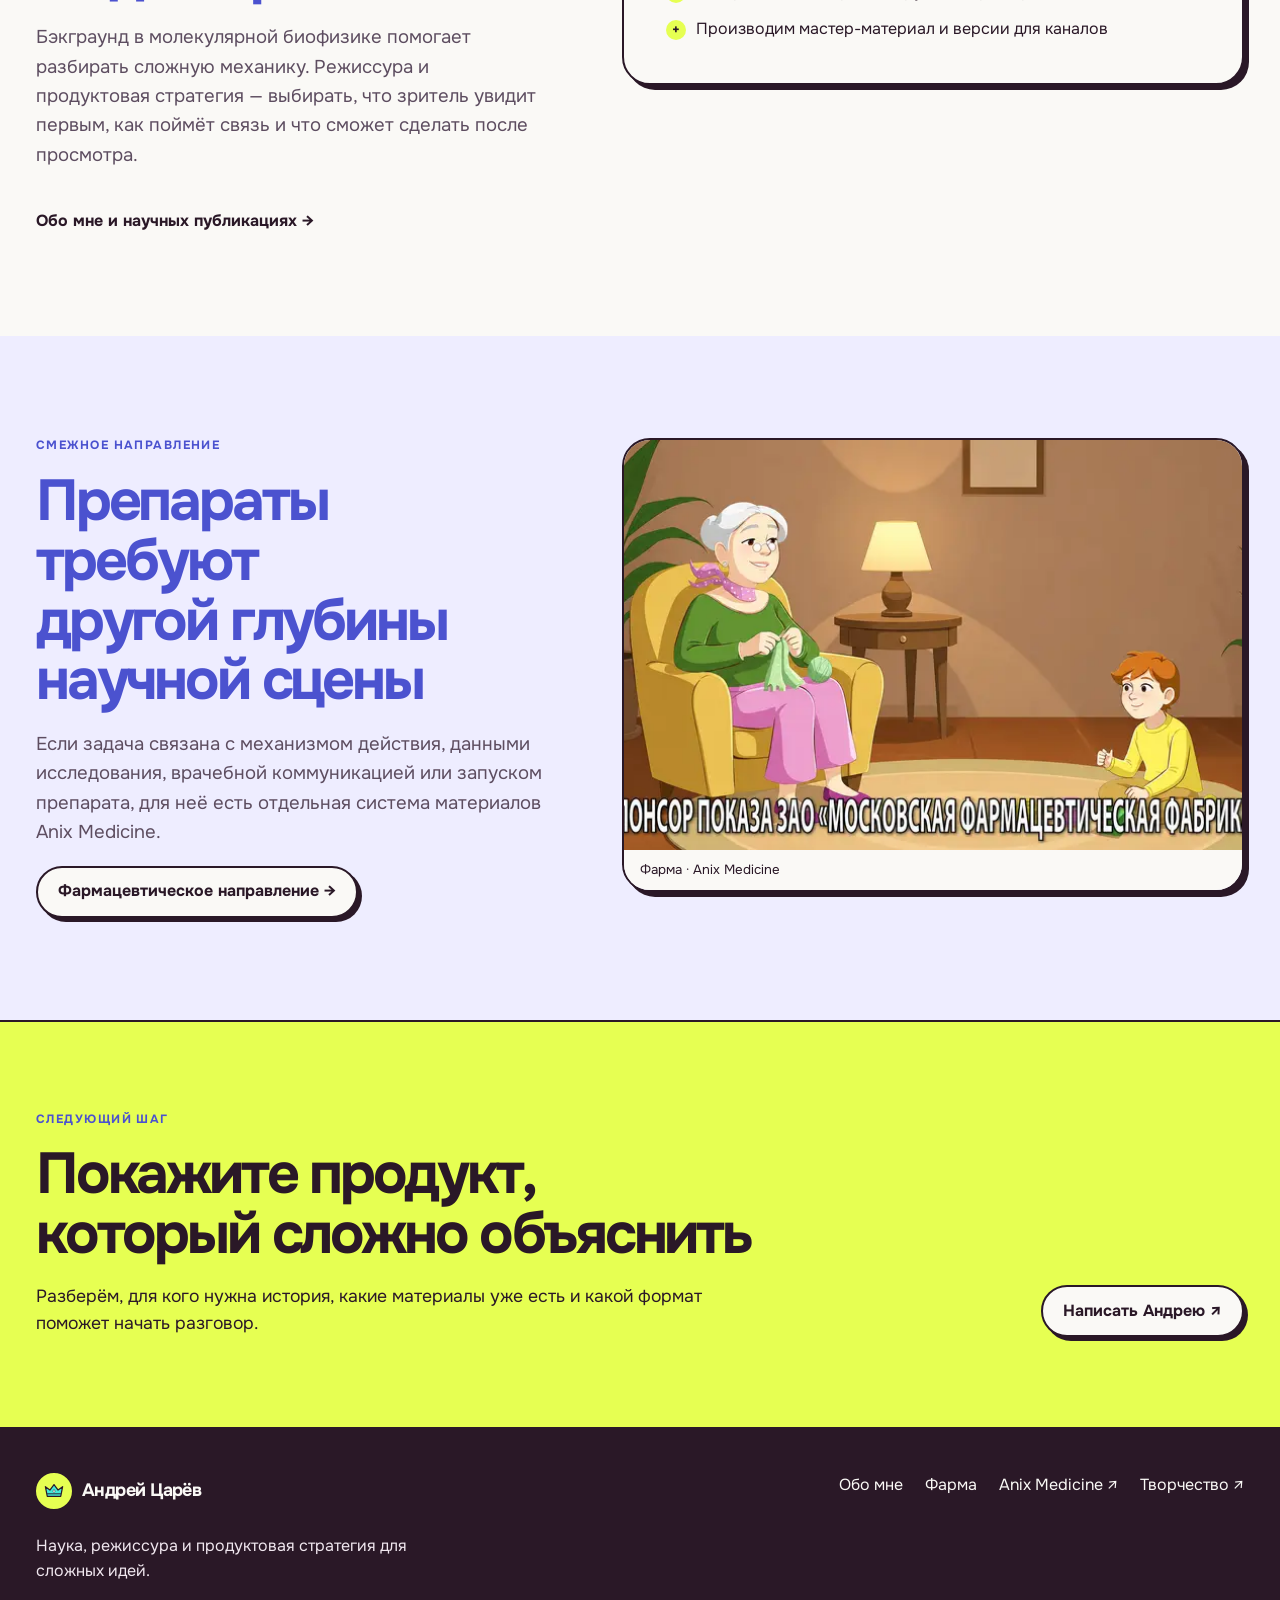
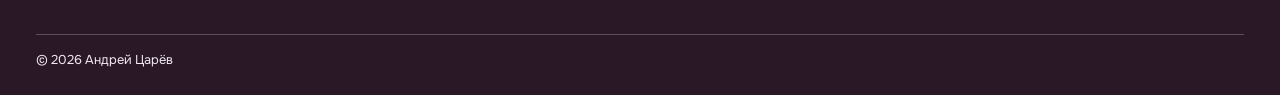
<file: medtech/index.html>
<!doctype html>
<html lang="ru"><head><meta charset="utf-8"><meta name="viewport" content="width=device-width,initial-scale=1"><meta name="theme-color" content="#4b52cf">
<title>MedTech: объяснить медицинский продукт — Андрей Царёв</title><meta name="description" content="Продуктовая история, научная точность и визуальная система для MedTech. Подход Андрея Царёва и кейс Hemotech AI в Anix."><link rel="canonical" href="https://tsarev2709.github.io/iptsarev/medtech/"><link rel="icon" type="image/svg+xml" href="../assets/favicon.svg"><link rel="stylesheet" href="../assets/site.css"><meta property="og:type" content="website"><meta property="og:locale" content="ru_RU"><meta property="og:title" content="MedTech: объяснить медицинский продукт — Андрей Царёв"><meta property="og:description" content="От технической механики к понятной истории для врачей, клиник и партнёров."><meta property="og:url" content="https://tsarev2709.github.io/iptsarev/medtech/"><meta property="og:image" content="https://tsarev2709.github.io/iptsarev/assets/hemotech.webp">
<script type="application/ld+json">{"@context":"https://schema.org","@type":"WebPage","name":"MedTech-продукты — Андрей Царёв","url":"https://tsarev2709.github.io/iptsarev/medtech/","about":{"@type":"Person","name":"Андрей Царёв"}}</script></head><body>
<a class="skip" href="#main">К содержанию</a><header class="site-header"><div class="container header-inner"><a class="brand" href="../" aria-label="Андрей Царёв — главная"><span class="brand-mark" aria-hidden="true"></span><span>Андрей Царёв</span></a><nav class="site-nav" id="site-nav" aria-label="Основная навигация"><a href="../">Обо мне</a><a href="../pharma/">Фарма</a><a href="#case">Кейс</a><a href="#contact">Контакты</a></nav><button class="menu-toggle" aria-expanded="false" aria-controls="site-nav" type="button">Меню</button><a class="header-contact" href="https://t.me/tsarev2709" target="_blank" rel="noopener noreferrer">Написать ↗</a></div></header>
<main id="main"><section class="page-hero"><div class="container page-hero-inner"><div><p class="eyebrow">Медтех · продукт · коммуникация</p><h1>Сделать медицинскую технологию понятной</h1><p class="lead">У MedTech-продукта есть сложная механика и несколько аудиторий. Помогаю собрать историю, в которой видны путь пользователя, место технологии и практическая ценность — без перегруза терминами.</p><div class="actions"><a class="button button-primary" href="https://t.me/tsarev2709" target="_blank" rel="noopener noreferrer">Обсудить продукт ↗</a><a class="button button-secondary" href="#case">Смотреть пример →</a></div></div><aside class="hero-aside"><span>Три вопроса на старте</span><strong>Кому? Что меняется? Что нужно доказать?</strong><p>Ответы задают сценарий, визуальный язык и место материала в пути продукта.</p></aside></div></section>
<section class="section statement"><div class="container statement-grid"><div><p class="eyebrow">Продуктовая логика</p><h2 class="section-title">Что важно разным аудиториям</h2></div><div class="statement-copy"><p>Клиницисту важен рабочий сценарий и границы применения. Руководителю — место решения в процессе. Партнёру — смысл продукта и следующий шаг.</p><p>Одна история должна оставаться точной, но меняться по глубине и формату для каждого разговора.</p></div></div></section>
<section class="section science"><div class="container"><div class="section-head"><div><p class="eyebrow">Что можно собрать</p><h2 class="section-title">Материалы вокруг продукта</h2></div><p>Состав выбираем после разбора аудитории, исходных данных и способа использования.</p></div><div class="task-grid"><article class="task"><span>01 · ОСНОВА</span><h3>Продуктовая история</h3><p>Короткая формулировка проблемы, роль решения, последовательность действий и ключевой результат.</p></article><article class="task"><span>02 · ВИЗУАЛ</span><h3>Объясняющий ролик</h3><p>Интерфейс, процесс, данные или невидимую камере механику показываем без лишней эффектности.</p></article><article class="task"><span>03 · ЗАПУСК</span><h3>Версии для каналов</h3><p>Демонстрация, конференция, сайт, презентация, письмо и короткий follow-up после встречи.</p></article><article class="task"><span>04 · СИСТЕМА</span><h3>Визуальный язык</h3><p>Решения по графике и тону, которые можно продолжать в других материалах продукта.</p></article></div></div></section>
<section class="section"><div class="container"><div class="section-head"><div><p class="eyebrow">Для кого объясняем</p><h2 class="section-title">Разные вопросы. Общая логика.</h2></div><p>Перед производством полезно разложить один продукт на несколько путей просмотра.</p></div><div class="audience-grid"><article class="audience"><span>01 · КЛИНИЦИСТ</span><h3>Как это работает?</h3><p>Сценарий применения, источник данных, границы и место решения в практике.</p></article><article class="audience"><span>02 · КЛИНИКА</span><h3>Что меняется в процессе?</h3><p>Путь команды, интеграция, роли и понятный результат внедрения.</p></article><article class="audience"><span>03 · ПАРТНЁР</span><h3>В чём продуктовая ценность?</h3><p>Рынок, польза, отличие и проверяемые основания для следующего разговора.</p></article><article class="audience"><span>04 · ПАЦИЕНТ</span><h3>Что это значит для меня?</h3><p>Ясный язык в пределах утверждённых медицинских формулировок.</p></article></div></div></section>
<section class="section dark" id="case"><div class="container split"><div><p class="eyebrow">Опубликованный кейс Anix</p><h2 class="section-title">Hemotech AI</h2><p class="section-subtitle">Для медицинского AI-продукта команда Anix создала короткий объясняющий ролик-визитку. Задача — представить продукт врачам, клиникам и участникам конференции без перегруженной технологической подачи.</p><p class="muted">Визуальный язык продолжился в презентационных материалах. Публичных данных о влиянии ролика на продажи нет.</p><a class="text-link" href="https://studio.anix-ai.pro/cases/hemotech-ai/" target="_blank" rel="noopener noreferrer">Полный кейс Anix ↗</a></div><div class="medtech-visual"><img src="../assets/hemotech.webp" width="1200" height="750" loading="lazy" alt="Кадр визуальной системы Hemotech AI"><span>Hemotech AI · объяснение продукта</span></div></div></section>
<section class="section"><div class="container split"><div><p class="eyebrow">Мой вклад</p><h2 class="section-title">Научное мышление и драматургия в одной работе</h2><p class="section-subtitle">Бэкграунд в молекулярной биофизике помогает разбирать сложную механику. Режиссура и продуктовая стратегия — выбирать, что зритель увидит первым, как поймёт связь и что сможет сделать после просмотра.</p><a class="text-link" href="../#science">Обо мне и научных публикациях →</a></div><div class="callout"><span class="mini-label">Порядок работы</span><h3>От тезисов к сцене</h3><ul class="check-list"><li>Разбираем продукт, аудитории и исходные материалы</li><li>Фиксируем проверяемые утверждения и ограничения</li><li>Выстраиваем историю вокруг сценария применения</li><li>Производим мастер-материал и версии для каналов</li></ul></div></div></section>
<section class="section science"><div class="container split"><div><p class="eyebrow">Смежное направление</p><h2 class="section-title">Препараты требуют другой глубины научной сцены</h2><p class="section-subtitle">Если задача связана с механизмом действия, данными исследования, врачебной коммуникацией или запуском препарата, для неё есть отдельная система материалов Anix Medicine.</p><a class="button button-secondary" href="../pharma/">Фармацевтическое направление →</a></div><div class="medtech-visual"><img src="../assets/mosfarma.webp" width="1200" height="750" loading="lazy" alt="Визуальный материал проекта Мосфарма"><span>Фарма · Anix Medicine</span></div></div></section>
<section class="final" id="contact"><div class="container final-inner"><div><p class="eyebrow">Следующий шаг</p><h2>Покажите продукт, который сложно объяснить</h2><p>Разберём, для кого нужна история, какие материалы уже есть и какой формат поможет начать разговор.</p></div><div class="final-actions"><a class="button button-light" href="https://t.me/tsarev2709" target="_blank" rel="noopener noreferrer">Написать Андрею ↗</a></div></div></section></main>
<footer class="footer"><div class="container"><div class="footer-inner"><div><a class="brand" href="../"><span class="brand-mark" aria-hidden="true"></span><span>Андрей Царёв</span></a><p>Наука, режиссура и продуктовая стратегия для сложных идей.</p></div><nav class="footer-links" aria-label="Ссылки в подвале"><a href="../">Обо мне</a><a href="../pharma/">Фарма</a><a href="https://studio.anix-ai.pro/medicine/" target="_blank" rel="noopener noreferrer">Anix Medicine ↗</a><a href="https://t.me/tsarev_creative" target="_blank" rel="noopener noreferrer">Творчество ↗</a></nav></div><div class="copyright">© 2026 Андрей Царёв</div></div></footer><script src="../assets/site.js" defer></script></body></html>
</file>
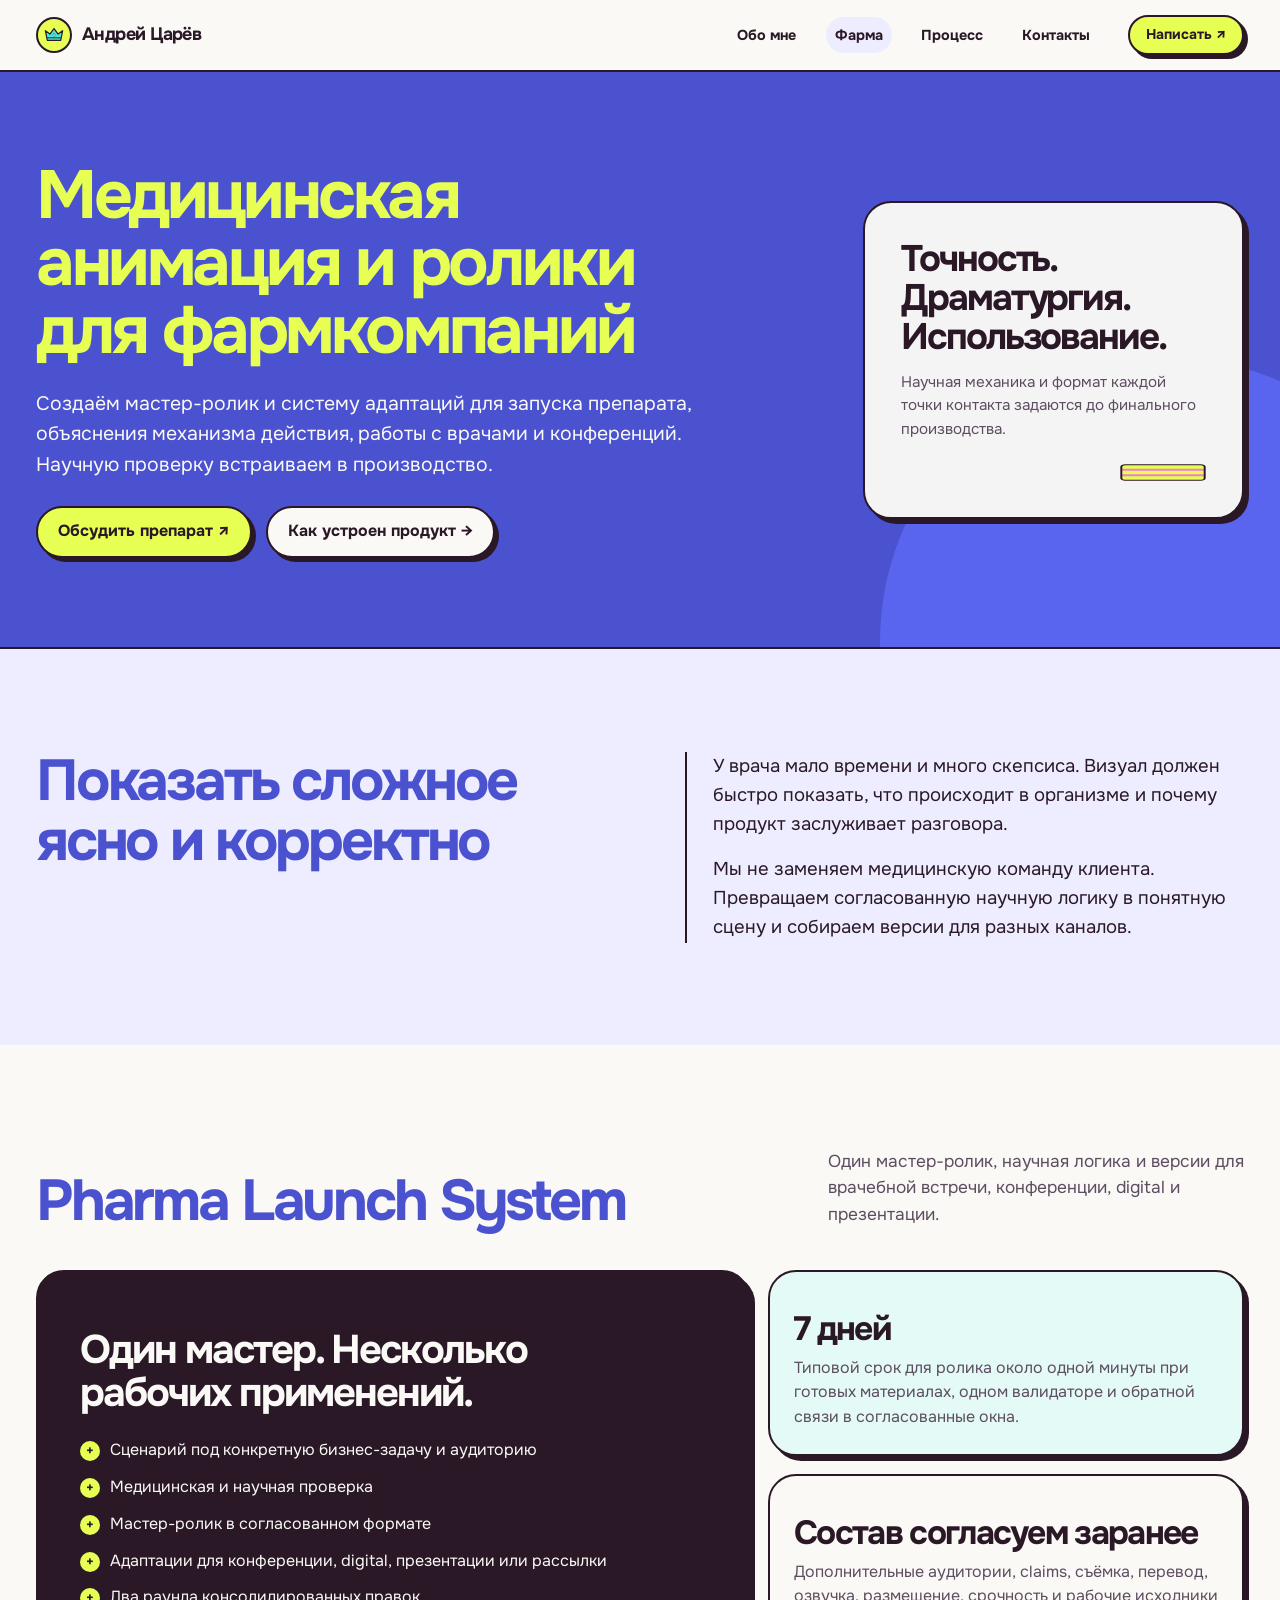
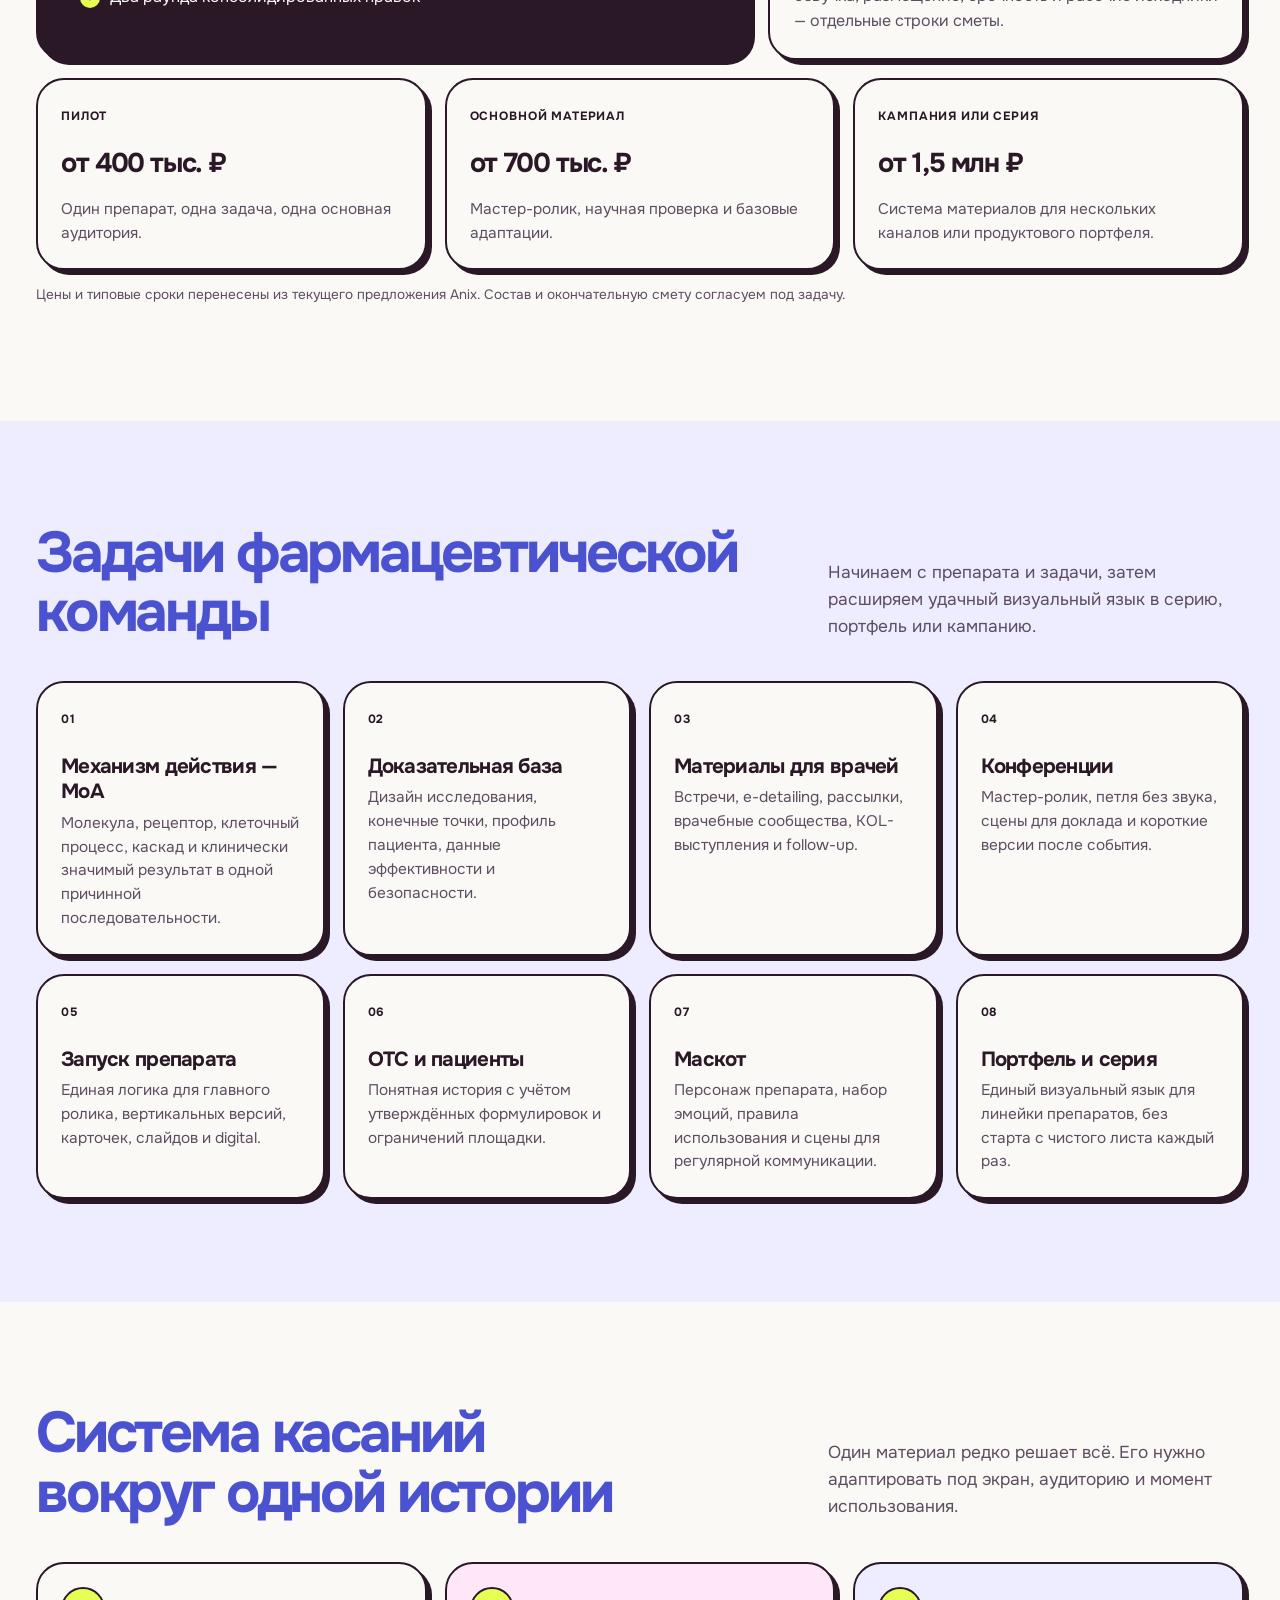
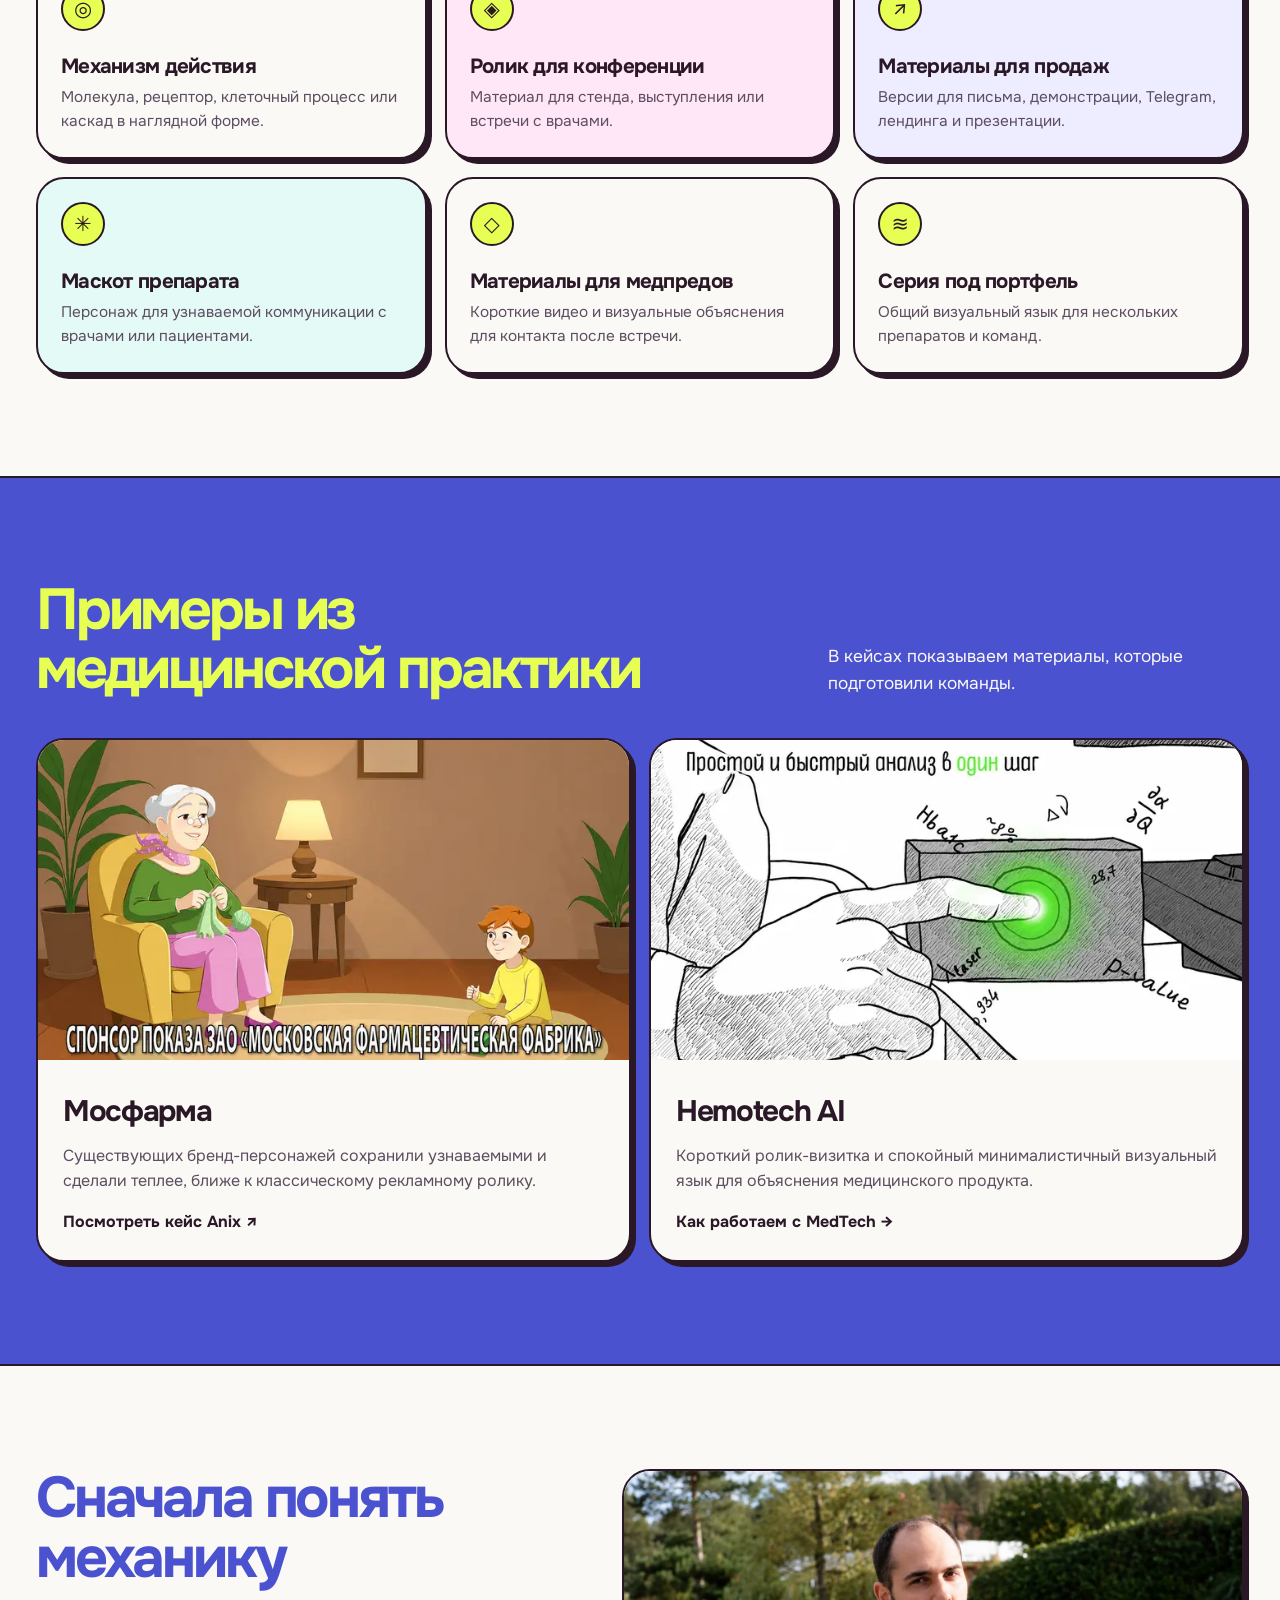
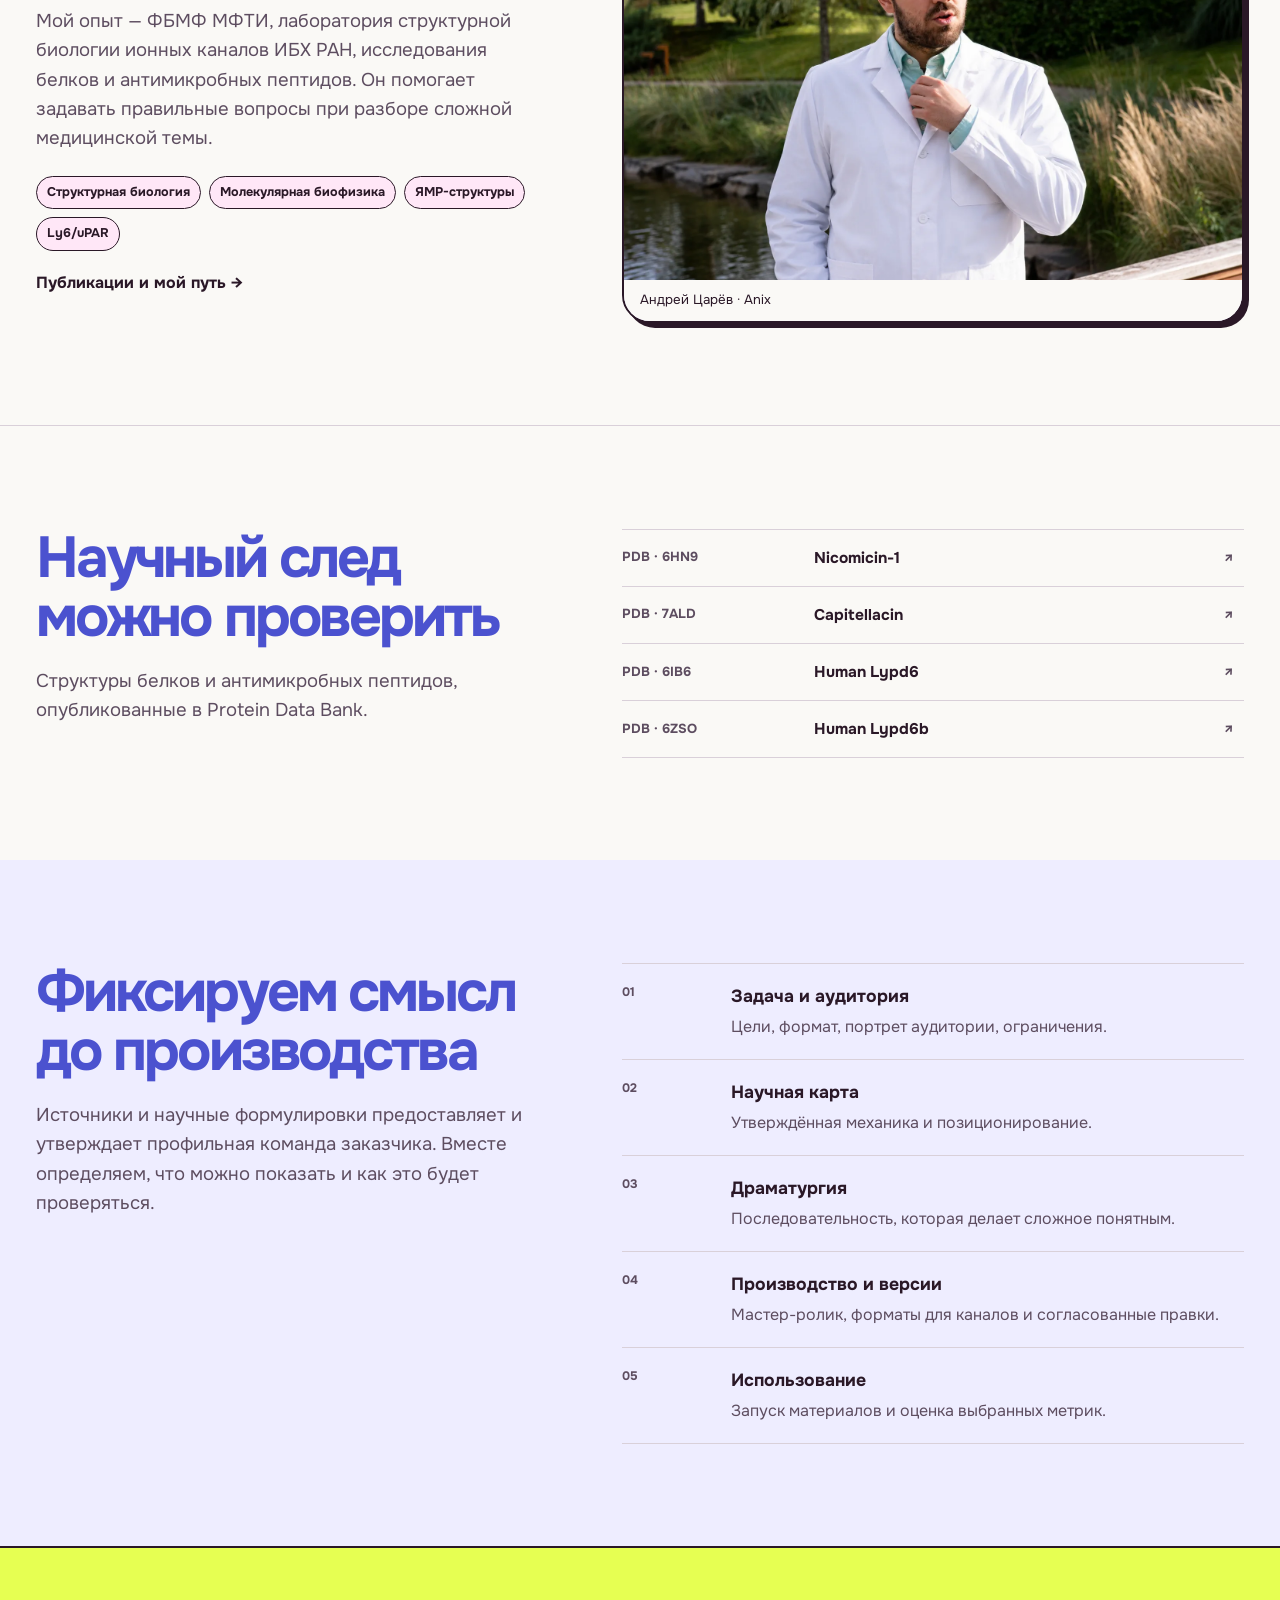
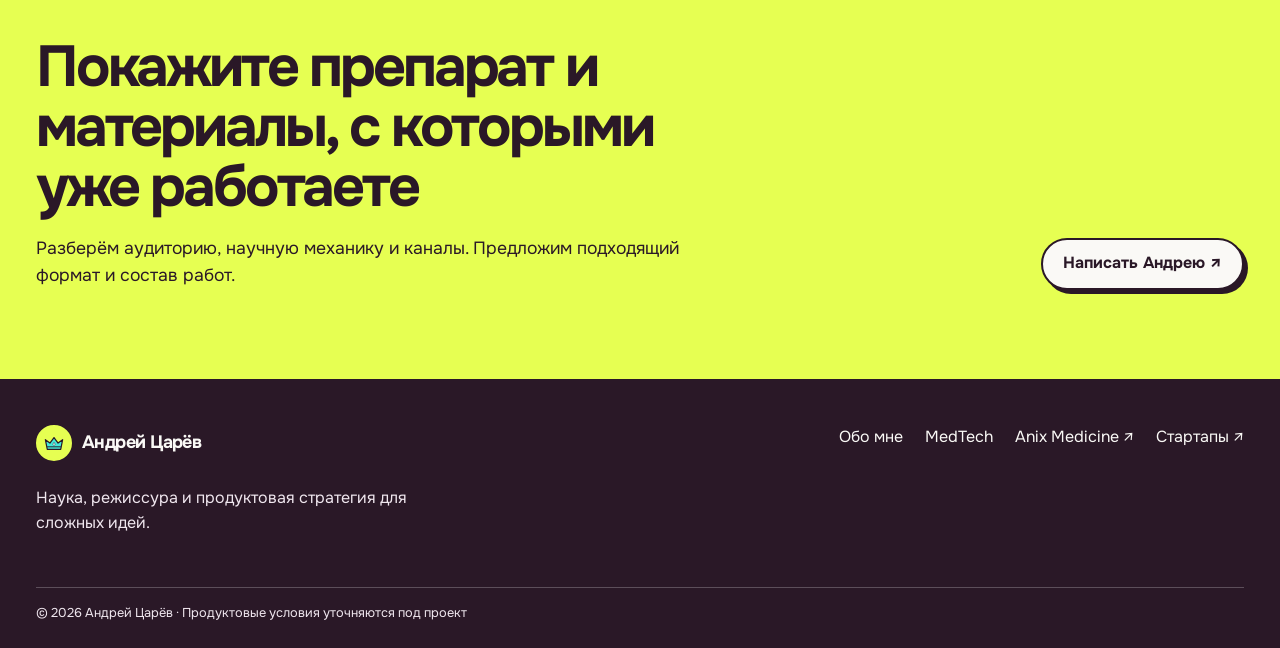
<file: pharma/index.html>
<!doctype html>
<html lang="ru"><head><meta charset="utf-8"><meta name="viewport" content="width=device-width,initial-scale=1"><meta name="theme-color" content="#4b52cf">
<title>Фарма и медицинская анимация — Андрей Царёв</title><meta name="description" content="Pharma Launch System: мастер-ролик, научная логика и адаптации для запуска препарата, объяснения механизма действия, врачей и конференций. Подход Андрея Царёва и Anix."><link rel="canonical" href="https://tsarev2709.github.io/iptsarev/pharma/"><link rel="icon" type="image/svg+xml" href="../assets/favicon.svg"><link rel="stylesheet" href="../assets/site.css"><meta property="og:type" content="website"><meta property="og:locale" content="ru_RU"><meta property="og:title" content="Фарма и медицинская анимация — Андрей Царёв"><meta property="og:description" content="Научная логика, история и система материалов для фармацевтической команды."><meta property="og:url" content="https://tsarev2709.github.io/iptsarev/pharma/"><meta property="og:image" content="https://tsarev2709.github.io/iptsarev/assets/mosfarma.webp">
<script type="application/ld+json">{"@context":"https://schema.org","@type":"WebPage","name":"Фарма и медицинская анимация — Андрей Царёв","url":"https://tsarev2709.github.io/iptsarev/pharma/","about":{"@type":"Person","name":"Андрей Царёв"}}</script></head><body>
<a class="skip" href="#main">К содержанию</a><header class="site-header"><div class="container header-inner"><a class="brand" href="../" aria-label="Андрей Царёв — главная"><span class="brand-mark" aria-hidden="true"></span><span>Андрей Царёв</span></a><nav class="site-nav" id="site-nav" aria-label="Основная навигация"><a href="../">Обо мне</a><a href="./" aria-current="page">Фарма</a><a href="#process">Процесс</a><a href="#contact">Контакты</a></nav><button class="menu-toggle" aria-expanded="false" aria-controls="site-nav" type="button">Меню</button><a class="header-contact" href="https://t.me/tsarev2709" target="_blank" rel="noopener noreferrer">Написать ↗</a></div></header>
<main id="main"><section class="page-hero"><div class="container page-hero-inner"><div><h1>Медицинская анимация и ролики для фармкомпаний</h1><p class="lead">Создаём мастер-ролик и систему адаптаций для запуска препарата, объяснения механизма действия, работы с врачами и конференций. Научную проверку встраиваем в производство.</p><div class="actions"><a class="button button-primary" href="https://t.me/tsarev2709" target="_blank" rel="noopener noreferrer">Обсудить препарат ↗</a><a class="button button-secondary" href="#product">Как устроен продукт →</a></div></div><aside class="hero-aside"><strong>Точность. Драматургия. Использование.</strong><p>Научная механика и формат каждой точки контакта задаются до финального производства.</p></aside></div></section>
<section class="section statement"><div class="container statement-grid"><div><h2 class="section-title">Показать сложное ясно и корректно</h2></div><div class="statement-copy"><p>У врача мало времени и много скепсиса. Визуал должен быстро показать, что происходит в организме и почему продукт заслуживает разговора.</p><p>Мы не заменяем медицинскую команду клиента. Превращаем согласованную научную логику в понятную сцену и собираем версии для разных каналов.</p></div></div></section>
<section class="section" id="product"><div class="container"><div class="section-head"><div><h2 class="section-title">Pharma Launch System</h2></div><p>Один мастер-ролик, научная логика и версии для врачебной встречи, конференции, digital и презентации.</p></div><div class="product-panel"><article class="product-main"><h3>Один мастер. Несколько рабочих применений.</h3><ul class="check-list"><li>Сценарий под конкретную бизнес-задачу и аудиторию</li><li>Медицинская и научная проверка</li><li>Мастер-ролик в согласованном формате</li><li>Адаптации для конференции, digital, презентации или рассылки</li><li>Два раунда консолидированных правок</li></ul></article><div class="product-side"><article class="metric-card"><strong>7 дней</strong><p>Типовой срок для ролика около одной минуты при готовых материалах, одном валидаторе и обратной связи в согласованные окна.</p></article><article class="metric-card"><strong>Состав согласуем заранее</strong><p>Дополнительные аудитории, claims, съёмка, перевод, озвучка, размещение, срочность и рабочие исходники — отдельные строки сметы.</p></article></div></div><div class="price-grid"><article class="price-card"><span>Пилот</span><strong>от 400 тыс. ₽</strong><p>Один препарат, одна задача, одна основная аудитория.</p></article><article class="price-card"><span>Основной материал</span><strong>от 700 тыс. ₽</strong><p>Мастер-ролик, научная проверка и базовые адаптации.</p></article><article class="price-card"><span>Кампания или серия</span><strong>от 1,5 млн ₽</strong><p>Система материалов для нескольких каналов или продуктового портфеля.</p></article></div><p class="footnote">Цены и типовые сроки перенесены из текущего предложения Anix. Состав и окончательную смету согласуем под задачу.</p></div></section>
<section class="section science" id="tasks"><div class="container"><div class="section-head"><div><h2 class="section-title">Задачи фармацевтической команды</h2></div><p>Начинаем с препарата и задачи, затем расширяем удачный визуальный язык в серию, портфель или кампанию.</p></div><div class="task-grid"><article class="task"><span>01</span><h3>Механизм действия — MoA</h3><p>Молекула, рецептор, клеточный процесс, каскад и клинически значимый результат в одной причинной последовательности.</p></article><article class="task"><span>02</span><h3>Доказательная база</h3><p>Дизайн исследования, конечные точки, профиль пациента, данные эффективности и безопасности.</p></article><article class="task"><span>03</span><h3>Материалы для врачей</h3><p>Встречи, e-detailing, рассылки, врачебные сообщества, KOL-выступления и follow-up.</p></article><article class="task"><span>04</span><h3>Конференции</h3><p>Мастер-ролик, петля без звука, сцены для доклада и короткие версии после события.</p></article><article class="task"><span>05</span><h3>Запуск препарата</h3><p>Единая логика для главного ролика, вертикальных версий, карточек, слайдов и digital.</p></article><article class="task"><span>06</span><h3>OTC и пациенты</h3><p>Понятная история с учётом утверждённых формулировок и ограничений площадки.</p></article><article class="task"><span>07</span><h3>Маскот</h3><p>Персонаж препарата, набор эмоций, правила использования и сцены для регулярной коммуникации.</p></article><article class="task"><span>08</span><h3>Портфель и серия</h3><p>Единый визуальный язык для линейки препаратов, без старта с чистого листа каждый раз.</p></article></div></div></section>
<section class="section"><div class="container"><div class="section-head"><div><h2 class="section-title">Система касаний вокруг одной истории</h2></div><p>Один материал редко решает всё. Его нужно адаптировать под экран, аудиторию и момент использования.</p></div><div class="card-grid format-grid"><article class="card"><span class="card-icon">◎</span><h3>Механизм действия</h3><p>Молекула, рецептор, клеточный процесс или каскад в наглядной форме.</p></article><article class="card"><span class="card-icon">◈</span><h3>Ролик для конференции</h3><p>Материал для стенда, выступления или встречи с врачами.</p></article><article class="card"><span class="card-icon">↗</span><h3>Материалы для продаж</h3><p>Версии для письма, демонстрации, Telegram, лендинга и презентации.</p></article><article class="card"><span class="card-icon">✳</span><h3>Маскот препарата</h3><p>Персонаж для узнаваемой коммуникации с врачами или пациентами.</p></article><article class="card"><span class="card-icon">◇</span><h3>Материалы для медпредов</h3><p>Короткие видео и визуальные объяснения для контакта после встречи.</p></article><article class="card"><span class="card-icon">≋</span><h3>Серия под портфель</h3><p>Общий визуальный язык для нескольких препаратов и команд.</p></article></div></div></section>
<section class="section dark" id="cases"><div class="container"><div class="section-head"><div><h2 class="section-title">Примеры из медицинской практики</h2></div><p>В кейсах показываем материалы, которые подготовили команды.</p></div><div class="case-grid"><article class="case"><img src="../assets/mosfarma.webp" width="1200" height="750" loading="lazy" alt="Визуальный материал кейса Мосфарма"><div class="case-content"><h3>Мосфарма</h3><p>Существующих бренд-персонажей сохранили узнаваемыми и сделали теплее, ближе к классическому рекламному ролику.</p><a href="https://studio.anix-ai.pro/cases/mosfarma/" target="_blank" rel="noopener noreferrer">Посмотреть кейс Anix ↗</a></div></article><article class="case"><img src="../assets/hemotech.webp" width="1200" height="750" loading="lazy" alt="Визуальный материал кейса Hemotech AI"><div class="case-content"><h3>Hemotech AI</h3><p>Короткий ролик-визитка и спокойный минималистичный визуальный язык для объяснения медицинского продукта.</p><a href="../medtech/">Как работаем с MedTech →</a></div></article></div></div></section>
<section class="section" id="expert"><div class="container split"><div><h2 class="section-title">Сначала понять механику</h2><p class="section-subtitle">Мой опыт — ФБМФ МФТИ, лаборатория структурной биологии ионных каналов ИБХ РАН, исследования белков и антимикробных пептидов. Он помогает задавать правильные вопросы при разборе сложной медицинской темы.</p><div class="pill-row"><span class="pill">Структурная биология</span><span class="pill">Молекулярная биофизика</span><span class="pill">ЯМР-структуры</span><span class="pill">Ly6/uPAR</span></div><a class="text-link" href="../#science">Публикации и мой путь →</a></div><div class="medtech-visual"><img src="../assets/scientist.webp" width="1200" height="1500" loading="lazy" alt="Андрей Царёв, научный и творческий опыт"><span>Андрей Царёв · Anix</span></div></div></section>
<section class="section rule"><div class="container split"><div><h2 class="section-title">Научный след можно проверить</h2><p class="section-subtitle">Структуры белков и антимикробных пептидов, опубликованные в Protein Data Bank.</p></div><div class="publication-list"><a class="publication" href="https://www.rcsb.org/structure/6HN9" target="_blank" rel="noopener noreferrer"><span>PDB · 6HN9</span><strong>Nicomicin-1</strong><span class="arrow">↗</span></a><a class="publication" href="https://www.rcsb.org/structure/7ALD" target="_blank" rel="noopener noreferrer"><span>PDB · 7ALD</span><strong>Capitellacin</strong><span class="arrow">↗</span></a><a class="publication" href="https://www.rcsb.org/structure/6IB6" target="_blank" rel="noopener noreferrer"><span>PDB · 6IB6</span><strong>Human Lypd6</strong><span class="arrow">↗</span></a><a class="publication" href="https://www.rcsb.org/structure/6ZSO" target="_blank" rel="noopener noreferrer"><span>PDB · 6ZSO</span><strong>Human Lypd6b</strong><span class="arrow">↗</span></a></div></div></section>
<section class="section science" id="process"><div class="container split"><div><h2 class="section-title">Фиксируем смысл до производства</h2><p class="section-subtitle">Источники и научные формулировки предоставляет и утверждает профильная команда заказчика. Вместе определяем, что можно показать и как это будет проверяться.</p></div><ol class="steps"><li><span class="step-index">01</span><div><h3>Задача и аудитория</h3><p>Цели, формат, портрет аудитории, ограничения.</p></div></li><li><span class="step-index">02</span><div><h3>Научная карта</h3><p>Утверждённая механика и позиционирование.</p></div></li><li><span class="step-index">03</span><div><h3>Драматургия</h3><p>Последовательность, которая делает сложное понятным.</p></div></li><li><span class="step-index">04</span><div><h3>Производство и версии</h3><p>Мастер-ролик, форматы для каналов и согласованные правки.</p></div></li><li><span class="step-index">05</span><div><h3>Использование</h3><p>Запуск материалов и оценка выбранных метрик.</p></div></li></ol></div></section>
<section class="final" id="contact"><div class="container final-inner"><div><h2>Покажите препарат и материалы, с которыми уже работаете</h2><p>Разберём аудиторию, научную механику и каналы. Предложим подходящий формат и состав работ.</p></div><div class="final-actions"><a class="button button-light" href="https://t.me/tsarev2709" target="_blank" rel="noopener noreferrer">Написать Андрею ↗</a></div></div></section></main>
<footer class="footer"><div class="container"><div class="footer-inner"><div><a class="brand" href="../"><span class="brand-mark" aria-hidden="true"></span><span>Андрей Царёв</span></a><p>Наука, режиссура и продуктовая стратегия для сложных идей.</p></div><nav class="footer-links" aria-label="Ссылки в подвале"><a href="../">Обо мне</a><a href="../medtech/">MedTech</a><a href="https://studio.anix-ai.pro/medicine/" target="_blank" rel="noopener noreferrer">Anix Medicine ↗</a><a href="https://t.me/tsarev_startup" target="_blank" rel="noopener noreferrer">Стартапы ↗</a></nav></div><div class="copyright">© 2026 Андрей Царёв · Продуктовые условия уточняются под проект</div></div></footer><script src="../assets/site.js" defer></script></body></html>
</file>
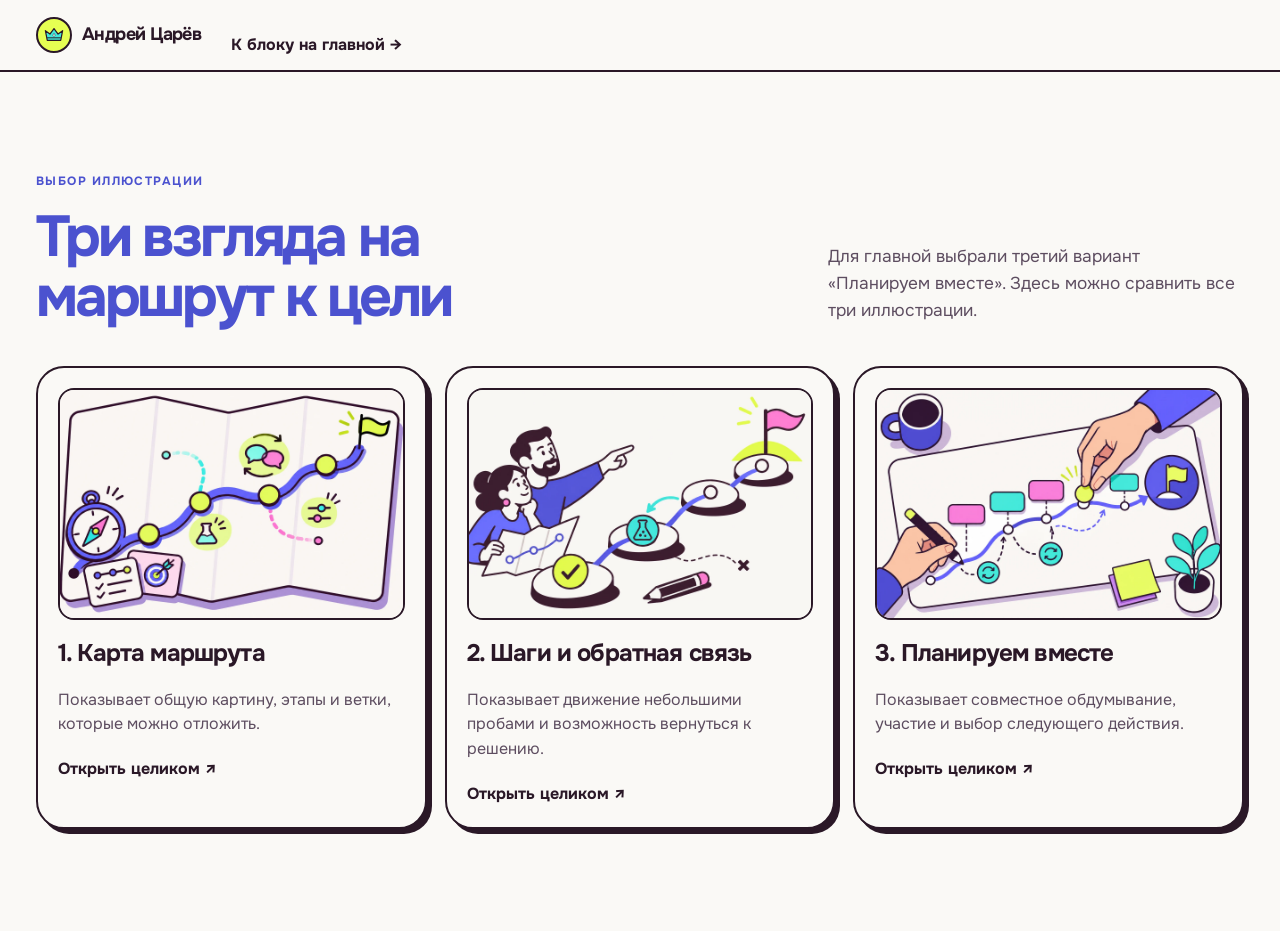
<file: roadmap-options/index.html>
<!doctype html>
<html lang="ru">
<head>
  <meta charset="utf-8">
  <meta name="viewport" content="width=device-width,initial-scale=1">
  <meta name="robots" content="noindex">
  <meta name="description" content="Три варианта иллюстрации для блока о дорожной карте к цели на сайте Андрея Царёва.">
  <meta name="theme-color" content="#4b52cf">
  <title>Иллюстрация roadmap — варианты для выбора</title>
  <link rel="stylesheet" href="../assets/site.css">
  <link rel="icon" type="image/svg+xml" href="../assets/favicon.svg">
</head>
<body>
  <header class="site-header">
    <div class="container header-inner">
      <a class="brand" href="../"><span class="brand-mark" aria-hidden="true"></span><span>Андрей Царёв</span></a>
      <a class="text-link" href="../#roadmap">К блоку на главной →</a>
    </div>
  </header>
  <main class="container section">
    <div class="section-head">
      <div><p class="eyebrow">Выбор иллюстрации</p><h1 class="section-title">Три взгляда на маршрут к цели</h1></div>
      <p>Для главной выбрали третий вариант «Планируем вместе». Здесь можно сравнить все три иллюстрации.</p>
    </div>
    <div class="feature-grid">
      <article class="callout roadmap-option">
        <a href="../assets/roadmap-options/01-route-map.webp"><img src="../assets/roadmap-options/01-route-map.webp" alt="Складная карта с маршрутом, развилками и флагом цели" width="1536" height="1024"></a>
        <h2>1. Карта маршрута</h2>
        <p>Показывает общую картину, этапы и ветки, которые можно отложить.</p>
        <a class="text-link" href="../assets/roadmap-options/01-route-map.webp">Открыть целиком ↗</a>
      </article>
      <article class="callout roadmap-option">
        <a href="../assets/roadmap-options/02-next-step.webp"><img src="../assets/roadmap-options/02-next-step.webp" alt="Два человека с картой рядом с четырьмя ступенями к цели и стрелкой обратной связи" width="1536" height="1024"></a>
        <h2>2. Шаги и обратная связь</h2>
        <p>Показывает движение небольшими пробами и возможность вернуться к решению.</p>
        <a class="text-link" href="../assets/roadmap-options/02-next-step.webp">Открыть целиком ↗</a>
      </article>
      <article class="callout roadmap-option">
        <a href="../assets/roadmap-options/03-planning-together.webp"><img src="../assets/roadmap-options/03-planning-together.webp" alt="Две руки вместе рисуют маршрут и отмечают ближайший этап" width="1536" height="1024"></a>
        <h2>3. Планируем вместе</h2>
        <p>Показывает совместное обдумывание, участие и выбор следующего действия.</p>
        <a class="text-link" href="../assets/roadmap-options/03-planning-together.webp">Открыть целиком ↗</a>
      </article>
    </div>
  </main>
</body>
</html>
</file>
<file: assets/site.css>
@font-face {
  font-family: Onest;
  src: url("./fonts/onest.ttf") format("truetype");
  font-style: normal;
  font-weight: 100 900;
  font-display: swap;
}

@font-face {
  font-family: "Marck Script";
  src: url("./fonts/marck-script.ttf") format("truetype");
  font-style: normal;
  font-weight: 400;
  font-display: swap;
}

:root {
  --ink: #2a1827;
  --paper: #faf9f6;
  --card-paper: #f5f4f4;
  --lime: #e6ff52;
  --violet: #5965ef;
  --deep-violet: #4b52cf;
  --pink: #f67bd9;
  --cuff: #42e9d9;
  --lavender: #eeedff;
  --rose: #ffe7f7;
  --mint: #e3faf6;
  --muted: #5d4d60;
  --line: #d9d0d9;
  --light-ink: #f0e7ef;
  --radius: 28px;
  --shadow: 5px 5px var(--ink);
  --width: 1240px;
  --body: Onest, system-ui, "Segoe UI", sans-serif;
  --script: "Marck Script", "Segoe Print", Georgia, cursive;
}

* { box-sizing: border-box; }
html { scroll-behavior: smooth; scroll-padding-top: 92px; }
body { margin: 0; background: var(--paper); color: var(--ink); font: 400 1rem/1.55 var(--body); }
a { color: inherit; text-decoration: none; }
button { font: inherit; }
img { display: block; max-width: 100%; }
::selection { background: var(--lime); color: var(--ink); }
:focus-visible { outline: 3px solid var(--ink); outline-offset: 4px; }
.dark :focus-visible, .page-hero :focus-visible, .footer :focus-visible {
  outline-color: var(--lime);
}

.container { width: min(calc(100% - 72px), var(--width)); margin-inline: auto; }
.skip { position: fixed; left: -999px; top: 12px; background: var(--paper); padding: 12px; z-index: 99; }
.skip:focus { left: 12px; }
.eyebrow, .mini-label {
  display: block;
  color: var(--ink);
  font-size: .75rem;
  letter-spacing: .12em;
  line-height: 1.3;
  text-transform: uppercase;
  font-weight: 700;
}
.eyebrow { margin: 0 0 18px; color: var(--deep-violet); }
.mini-label { margin-bottom: 4px; }
.muted { color: var(--muted); }
.section { padding: clamp(68px, 8vw, 108px) 0; }
.section-head {
  display: grid;
  grid-template-columns: minmax(0, 1.25fr) minmax(0, .7fr);
  gap: 48px;
  align-items: end;
  margin-bottom: 38px;
}
.section-head > p { margin: 0 0 4px; color: var(--muted); font-size: 1.08rem; }
.section-title {
  max-width: 900px;
  margin: 0;
  color: var(--deep-violet);
  font-size: clamp(2.2rem, 4.5vw, 4.1rem);
  line-height: 1.04;
  letter-spacing: -.055em;
  font-weight: 700;
  text-wrap: balance;
}
.section-subtitle { max-width: 790px; color: var(--muted); font-size: 1.16rem; line-height: 1.58; }
.rule { border-top: 1px solid var(--line); }

.site-header {
  position: sticky;
  top: 0;
  z-index: 20;
  background: var(--paper);
  border-bottom: 2px solid var(--ink);
}
.header-inner { display: flex; align-items: center; gap: clamp(12px, 2.3vw, 34px); min-height: 70px; }
.brand { display: inline-flex; align-items: center; gap: 10px; flex: none; font-weight: 700; letter-spacing: -.035em; }
.brand-mark {
  display: grid;
  place-items: center;
  width: 36px;
  height: 36px;
  border: 2px solid var(--ink);
  border-radius: 50%;
  background: var(--lime) url("./favicon.svg") center / 24px auto no-repeat;
}
.brand span:last-child { font-size: 1.12rem; }
.site-nav { display: flex; align-items: center; gap: clamp(8px, 1.6vw, 24px); margin-left: auto; }
.site-nav a { padding: 7px 9px; border-radius: 999px; font-size: .9rem; font-weight: 700; }
.site-nav a:hover, .site-nav a[aria-current="page"] { background: var(--lavender); }
.menu-toggle {
  display: none;
  border: 2px solid var(--ink);
  background: var(--paper);
  border-radius: 999px;
  min-height: 42px;
  padding: 0 14px;
  color: var(--ink);
  cursor: pointer;
  font-weight: 700;
}
.header-contact, .button {
  display: inline-flex;
  align-items: center;
  justify-content: center;
  gap: 10px;
  border: 2px solid var(--ink);
  border-radius: 999px;
  box-shadow: 4px 4px var(--ink);
  font-weight: 700;
  transition: transform .16s ease, box-shadow .16s ease, background-color .16s ease;
}
.header-contact { min-height: 40px; padding: 0 16px; background: var(--lime); font-size: .88rem; white-space: nowrap; }
.button { min-height: 52px; padding: 8px 20px; }
.button-primary, .button-light { background: var(--lime); color: var(--ink); }
.button-secondary { background: var(--paper); color: var(--ink); }
.header-contact:hover, .button:hover { transform: translate(-2px, -2px); box-shadow: 6px 6px var(--ink); }
.header-contact:active, .button:active { transform: translate(3px, 3px); box-shadow: 1px 1px var(--ink); }
.button-secondary:hover { background: var(--rose); }
.text-link { display: inline-flex; gap: 9px; align-items: center; margin-top: 20px; font-weight: 700; }
.text-link:hover { text-decoration: underline; text-underline-offset: 5px; }
.arrow { font-size: 1.15em; line-height: 1; }
.actions, .final-actions { display: flex; flex-wrap: wrap; gap: 14px; }
.actions { margin-top: 26px; }

.hero {
  background: var(--deep-violet);
  color: var(--paper);
  border-bottom: 2px solid var(--ink);
}
.hero-layout {
  width: min(calc(100% - 88px), 1312px);
  display: grid;
  grid-template-columns: minmax(0, 1.62fr) minmax(0, 1fr);
  align-items: center;
  gap: clamp(32px, 5vw, 74px);
  padding-block: clamp(64px, 7vw, 102px);
  min-height: min(810px, calc(100svh - 72px));
}
.hero h1 { width: min(100%, 581px); margin: 0; }
.hero h1 img { width: 100%; height: auto; }
.hero-lead {
  margin: clamp(18px, 2vw, 27px) 0 0;
  max-width: 800px;
  color: var(--paper);
  font: 400 clamp(1.57rem, 2.6vw, 2.2rem)/1.31 var(--script);
}
.portrait-wrap {
  display: grid;
  grid-template-rows: auto 1fr;
  gap: 12px;
  width: min(100%, 464px);
  aspect-ratio: 464 / 540;
  margin: 0 7px 7px 0;
  justify-self: end;
  padding: 16px 8px clamp(18px, 2vw, 26px);
  background: var(--card-paper);
  border: 2px solid var(--ink);
  border-radius: var(--radius);
  box-shadow: 7px 7px var(--ink);
  overflow: hidden;
}
.portrait { width: 100%; height: auto; }
.portrait-wrap::after {
  content: "";
  justify-self: end;
  align-self: end;
  width: clamp(84px, 11vw, 132px);
  aspect-ratio: 132 / 26;
  margin-right: clamp(9px, 1.2vw, 18px);
  background: url("./brand-stripes.svg") center / contain no-repeat;
}

.fact-strip { background: var(--lime); border-bottom: 2px solid var(--ink); }
.fact-grid { display: grid; grid-template-columns: repeat(4, 1fr); }
.fact { padding: 23px 20px; border-right: 1px solid var(--ink); }
.fact:first-child { border-left: 1px solid var(--ink); }
.fact strong { display: block; font-size: 1.8rem; letter-spacing: -.055em; line-height: 1.1; }
.fact span { display: block; margin-top: 6px; font-size: .88rem; }
.statement, .science { background: var(--lavender); }
.statement-grid { display: grid; grid-template-columns: minmax(0, 1fr) minmax(0, 1fr); gap: 7vw; align-items: start; }
.statement-copy { border-left: 2px solid var(--ink); padding-left: 26px; font-size: 1.16rem; line-height: 1.58; }
.statement-copy p { margin: 0 0 15px; }
.statement-copy p:last-child { margin-bottom: 0; }

.card-grid, .feature-grid, .task-grid, .audience-grid, .price-grid, .case-grid {
  display: grid;
  gap: 18px;
}
.card-grid, .task-grid, .audience-grid { grid-template-columns: repeat(4, minmax(0, 1fr)); }
.feature-grid, .price-grid, .format-grid { grid-template-columns: repeat(3, minmax(0, 1fr)); }
.case-grid { grid-template-columns: repeat(2, minmax(0, 1fr)); }
.card, .feature, .task, .audience, .price-card, .case, .callout,
.hero-aside, .product-main, .metric-card, .medtech-visual {
  border: 2px solid var(--ink);
  border-radius: var(--radius);
  box-shadow: var(--shadow);
}
.card, .task, .audience, .price-card, .callout, .metric-card { background: var(--paper); }
.card, .task, .audience, .price-card { padding: 23px; }
.card:nth-child(2), .audience:nth-child(2) { background: var(--rose); }
.card:nth-child(3), .audience:nth-child(3) { background: var(--lavender); }
.card:nth-child(4), .audience:nth-child(4) { background: var(--mint); }
.card-icon {
  display: grid;
  place-items: center;
  width: 44px;
  height: 44px;
  border: 2px solid var(--ink);
  border-radius: 50%;
  background: var(--lime);
  font-size: 1.3rem;
}
.card h3, .task h3, .audience h3 {
  margin: 23px 0 7px;
  font-size: 1.28rem;
  line-height: 1.24;
  letter-spacing: -.035em;
  overflow-wrap: anywhere;
}
.card p, .task p, .audience p, .price-card p { margin: 0; color: var(--muted); font-size: .96rem; }
.task span, .audience span, .price-card span, .feature .num {
  display: inline-block;
  font-size: .75rem;
  font-weight: 700;
  letter-spacing: .07em;
  text-transform: uppercase;
}
.price-grid { margin-top: 18px; }
.price-card strong { display: block; margin: 14px 0; font-size: 1.7rem; letter-spacing: -.05em; }
.footnote { color: var(--muted); font-size: .85rem; }

.dark { background: var(--deep-violet); color: var(--paper); border-block: 2px solid var(--ink); }
.dark .eyebrow, .dark .section-title, .dark .text-link { color: var(--lime); }
.dark .section-head > p, .dark .section-subtitle, .dark .muted { color: var(--paper); }
.feature, .case { background: var(--paper); color: var(--ink); }
.feature { display: flex; flex-direction: column; min-height: 260px; padding: 26px; }
.feature .num { align-self: start; padding: 4px 9px; border-radius: 999px; background: var(--pink); }
.feature:nth-child(2) .num { background: var(--cuff); }
.feature:nth-child(3) .num { background: var(--lime); }
.feature h3 { margin: 22px 0 10px; font-size: 1.55rem; line-height: 1.15; letter-spacing: -.045em; }
.feature p { margin: 0 0 18px; color: var(--muted); }
.feature a, .case-content a { display: inline-flex; align-items: center; gap: 8px; font-weight: 700; }
.feature a { margin-top: auto; }
.feature a:hover, .case-content a:hover { text-decoration: underline; text-underline-offset: 4px; }
.feature :focus-visible, .case :focus-visible { outline-color: var(--ink); }
.case { overflow: hidden; }
.case img { width: 100%; height: clamp(205px, 26vw, 320px); object-fit: cover; }
.case-content { padding: 25px; }
.case-content h3 { margin: 10px 0; font-size: 1.85rem; line-height: 1.12; letter-spacing: -.045em; }
.case-content p { color: var(--muted); }
.case-note { font-size: .86rem; }

.split { display: grid; grid-template-columns: minmax(0, .9fr) minmax(0, 1.1fr); gap: 6vw; align-items: start; }
.steps { margin: 0; padding: 0; list-style: none; }
.steps li { display: grid; grid-template-columns: 91px 1fr; gap: 18px; border-top: 1px solid var(--line); padding: 19px 0; }
.steps li:last-child { border-bottom: 1px solid var(--line); }
.step-index { color: var(--muted); font-size: .77rem; font-weight: 700; text-transform: uppercase; }
.steps h3 { margin: 0 0 5px; font-size: 1.1rem; }
.steps p { margin: 0; color: var(--muted); }
.publication-list { display: grid; }
.publication {
  display: grid;
  grid-template-columns: minmax(0, .65fr) minmax(0, 1.45fr) 20px;
  gap: 14px;
  align-items: center;
  padding: 16px 0;
  border-top: 1px solid var(--line);
}
.publication:last-child { border-bottom: 1px solid var(--line); }
.publication span { font-size: .82rem; color: var(--muted); font-weight: 700; }
.publication strong { font-size: .97rem; font-weight: 700; }
.publication:hover strong { text-decoration: underline; text-underline-offset: 3px; }
.photo-panel { display: grid; grid-template-columns: repeat(2, minmax(0, 1fr)); gap: 14px; }
.photo-panel img { width: 100%; height: clamp(185px, 25vw, 320px); object-fit: cover; }
.photo-panel figcaption { padding: 9px 11px; color: var(--muted); font-size: .8rem; }
.photo-panel figure {
  margin: 0;
  overflow: hidden;
  background: var(--paper);
  border: 2px solid var(--ink);
  border-radius: 19px;
  box-shadow: 4px 4px var(--ink);
}
.callout { display: block; padding: clamp(24px, 3.8vw, 42px); }
.callout h3 { margin: 9px 0 12px; font-size: 1.85rem; line-height: 1.15; letter-spacing: -.045em; }
.callout p { margin: 0; color: var(--muted); }
a.callout:hover h3 { text-decoration: underline; text-underline-offset: 4px; }
.fit-note { margin-top: 24px; }
.roadmap-visual {
  width: 100%;
  height: auto;
  margin-top: 26px;
  border: 2px solid var(--ink);
  border-radius: var(--radius);
  box-shadow: var(--shadow);
}
.display-heading img { height: auto; }
.section-head > .display-heading { align-self: center; }
.handwritten { font-family: var(--script); font-weight: 400; }
.section-head > .handwritten, .section-subtitle.handwritten {
  color: var(--ink);
  font-size: clamp(1.55rem, 2.55vw, 2.22rem);
  line-height: 1.23;
}
.dark .section-head > .handwritten { color: var(--paper); }
.numbered-steps li { grid-template-columns: 52px minmax(0, 1fr); }
.numbered-steps .handwritten, .publications-title {
  font-size: clamp(1.75rem, 3vw, 2.42rem);
  line-height: 1.07;
}
.step-badge {
  display: grid;
  place-items: center;
  width: 48px;
  aspect-ratio: 1;
  border: 2px solid var(--ink);
  border-radius: 50%;
  background: var(--lime);
  box-shadow: 3px 3px var(--ink);
  font-size: 1.4rem;
  font-weight: 700;
}
.publications-title { margin: 0 0 16px; }
.science-quote {
  margin: 22px 0 0;
  padding-left: 18px;
  border-left: 2px solid var(--deep-violet);
  color: var(--muted);
}
.carousel-controls, .carousel-tabs, .carousel-arrows { display: flex; gap: 10px; }
.carousel-controls { align-items: center; justify-content: space-between; flex-wrap: wrap; margin-bottom: 20px; }
.carousel-tabs { flex-wrap: wrap; }
.carousel-controls[hidden], .carousel-panel[hidden] { display: none; }
.carousel-controls button {
  min-height: 44px;
  padding: 6px 16px;
  border: 2px solid var(--ink);
  border-radius: 999px;
  background: var(--paper);
  color: var(--ink);
  box-shadow: 3px 3px var(--ink);
  font-weight: 700;
  cursor: pointer;
}
.carousel-controls button:hover { background: var(--rose); }
.carousel-tabs button[aria-selected="true"] { background: var(--lime); }
.carousel-panel {
  min-height: 282px;
  padding: clamp(21px, 3vw, 38px);
  border: 2px solid var(--ink);
  border-radius: var(--radius);
  background: var(--paper);
  color: var(--ink);
  box-shadow: var(--shadow);
}
.carousel-panel + .carousel-panel { margin-top: 18px; }
.carousel-panel[hidden] + .carousel-panel { margin-top: 0; }
.carousel-panel > h3 { margin: 0 0 16px; font-size: clamp(1.35rem, 2.6vw, 2.08rem); }
.carousel-panel > p { max-width: 67ch; }
.carousel-panel .callout { padding: 20px; background: var(--lavender); box-shadow: none; }
.carousel-panel h4 { margin: 0 0 8px; }
.contact-links { display: flex; flex-wrap: wrap; gap: 12px 26px; margin-top: 24px; }
.contact-links a { text-decoration: underline; text-underline-offset: 4px; font-weight: 700; }
.roadmap-option { padding: 20px; }
.roadmap-option img { width: 100%; height: auto; border: 2px solid var(--ink); border-radius: 16px; }
.roadmap-option h2 { font-size: 1.5rem; line-height: 1.15; letter-spacing: -.035em; }
.pill-row { display: flex; flex-wrap: wrap; gap: 8px; margin-top: 22px; }
.pill { padding: 6px 10px; border: 1px solid var(--ink); border-radius: 999px; background: var(--rose); font-size: .79rem; font-weight: 700; }

.page-hero {
  position: relative;
  overflow: hidden;
  padding: clamp(64px, 7vw, 96px) 0;
  background: var(--deep-violet);
  color: var(--paper);
  border-bottom: 2px solid var(--ink);
}
.page-hero::after {
  content: "";
  position: absolute;
  inset: auto -170px -280px auto;
  width: min(570px, 65vw);
  aspect-ratio: 1;
  border-radius: 50%;
  background: var(--violet);
  pointer-events: none;
}
.page-hero-inner {
  position: relative;
  z-index: 1;
  display: grid;
  grid-template-columns: minmax(0, 1.4fr) minmax(0, .7fr);
  gap: clamp(24px, 5vw, 72px);
  align-items: center;
}
.page-hero .eyebrow, .page-hero h1 { color: var(--lime); }
.page-hero h1 { margin: 0; font-size: clamp(2.55rem, 5.3vw, 5rem); line-height: 1; letter-spacing: -.05em; text-wrap: balance; }
.page-hero p.lead { max-width: 710px; margin: 24px 0 0; font-size: clamp(1rem, 1.6vw, 1.22rem); color: var(--paper); }
.hero-aside { background: var(--card-paper); color: var(--ink); padding: clamp(21px, 3vw, 36px); }
.hero-aside span { display: block; margin-bottom: 14px; font-size: .75rem; letter-spacing: .1em; font-weight: 700; text-transform: uppercase; }
.hero-aside strong { display: block; font-size: clamp(1.5rem, 3vw, 2.3rem); line-height: 1.06; letter-spacing: -.055em; }
.hero-aside p { margin: 15px 0 0; color: var(--muted); font-size: .95rem; }
.hero-aside::after { content: ""; display: block; width: 86px; height: 17px; margin: 22px 0 0 auto; background: url("./brand-stripes.svg") center / contain no-repeat; }

.product-panel { display: grid; grid-template-columns: minmax(0, 1.2fr) minmax(0, .8fr); gap: 18px; }
.product-main { padding: clamp(24px, 3.7vw, 42px); background: var(--ink); color: var(--paper); }
.product-main .mini-label { color: var(--lime); }
.product-main h3 { max-width: 600px; margin: 14px 0 24px; font-size: clamp(1.8rem, 3.6vw, 2.5rem); line-height: 1.08; letter-spacing: -.05em; }
.check-list { display: grid; gap: 12px; margin: 0; padding: 0; list-style: none; }
.check-list li { display: flex; gap: 10px; align-items: baseline; }
.check-list li::before {
  content: "+";
  flex: none;
  display: grid;
  place-items: center;
  width: 20px;
  height: 20px;
  border-radius: 50%;
  background: var(--lime);
  color: var(--ink);
  font-size: .82rem;
  font-weight: 700;
}
.limits-list li::before { content: "−"; background: var(--rose); }
.product-side { display: grid; gap: 18px; }
.metric-card { padding: 24px; }
.metric-card:first-child { background: var(--mint); }
.metric-card strong { display: block; margin: 14px 0 7px; font-size: 2.1rem; line-height: 1.15; letter-spacing: -.05em; }
.metric-card p { margin: 0; color: var(--muted); }
.medtech-visual { background: var(--lavender); overflow: hidden; }
.medtech-visual img { width: 100%; height: clamp(240px, 32vw, 410px); object-fit: cover; }
.medtech-visual span { display: block; background: var(--paper); color: var(--ink); padding: 10px 16px; font-size: .83rem; }

.final { padding: clamp(64px, 7vw, 95px) 0; background: var(--lime); border-top: 2px solid var(--ink); }
.final-inner { display: grid; grid-template-columns: minmax(0, 1fr) auto; gap: 45px; align-items: end; }
.final h2 {
  max-width: 810px;
  margin: 0;
  font-size: clamp(2.15rem, 4.5vw, 4rem);
  line-height: 1.04;
  letter-spacing: -.055em;
  text-wrap: balance;
}
.final p:not(.eyebrow) { max-width: 670px; margin-bottom: 0; font-size: 1.1rem; }
.final p.contact-note {
  max-width: 840px;
  font-size: clamp(1.6rem, 3vw, 2.35rem);
  line-height: 1.24;
}
.final .button-light { background: var(--paper); }
.final .button-light:hover { background: var(--rose); }
.footer { padding: 44px 0 24px; background: var(--ink); color: var(--paper); border-top: 2px solid var(--ink); }
.footer-inner { display: grid; grid-template-columns: 1fr 1fr; gap: 36px; }
.footer .brand-mark { border-color: var(--lime); }
.footer .brand { margin-bottom: 9px; }
.footer p { max-width: 420px; color: var(--light-ink); }
.footer-links { display: flex; gap: 16px 22px; flex-wrap: wrap; align-content: start; justify-content: flex-end; }
.footer-links a:hover { color: var(--lime); }
.copyright { margin-top: 35px; padding-top: 16px; border-top: 1px solid #ffffff3c; color: var(--light-ink); font-size: .8rem; }

@media (min-width: 1200px) {
  .hero-lead span { display: block; }
}

@media (max-width: 1000px) {
  .container { width: min(calc(100% - 44px), var(--width)); }
  .hero-layout { grid-template-columns: minmax(0, 1.3fr) minmax(0, 1fr); gap: 32px; min-height: 0; }
  .site-nav a { padding-inline: 6px; }
  .card-grid, .task-grid, .audience-grid { grid-template-columns: repeat(2, minmax(0, 1fr)); }
}

@media (max-width: 820px) {
  .container { width: min(calc(100% - 36px), var(--width)); }
  .header-inner { min-height: 64px; }
  .brand { margin-right: auto; }
  .brand span:last-child { font-size: 1rem; }
  .site-nav {
    display: none;
    position: absolute;
    inset: 100% 0 auto;
    flex-direction: column;
    align-items: stretch;
    gap: 0;
    margin: 0;
    padding: 12px 18px 17px;
    background: var(--paper);
    border-bottom: 2px solid var(--ink);
    box-shadow: 0 5px var(--ink);
  }
  .site-nav[data-open="true"] { display: flex; }
  .site-nav a { padding: 12px 10px; }
  .menu-toggle { display: block; }
  .header-contact { display: none; }
  .hero-layout, .page-hero-inner, .section-head, .statement-grid, .split, .product-panel, .final-inner, .footer-inner {
    grid-template-columns: minmax(0, 1fr);
  }
  .hero-layout { gap: 32px; padding-block: 46px 42px; }
  .hero h1 { width: min(100%, 490px); }
  .hero-lead { max-width: 570px; font-size: clamp(1.63rem, 4vw, 2.1rem); }
  .portrait-wrap { justify-self: start; width: min(calc(100% - 7px), 384px); }
  .page-hero-inner, .statement-grid, .split, .final-inner { gap: 26px; }
  .section-head { gap: 13px; }
  .section-title { font-size: clamp(2rem, 6.5vw, 3.25rem); }
  .hero-aside { max-width: 500px; }
  .fact-grid { grid-template-columns: repeat(2, minmax(0, 1fr)); }
  .fact { padding: 17px 12px; border-left: 0; border-right: 0; }
  .fact:first-child { border-left: 0; }
  .fact:nth-child(odd) { border-right: 1px solid var(--ink); }
  .fact:nth-child(-n + 2) { border-bottom: 1px solid var(--ink); }
  .fact strong { font-size: 1.47rem; }
  .fact span { font-size: .8rem; }
  .feature-grid, .price-grid, .format-grid { grid-template-columns: repeat(2, minmax(0, 1fr)); }
  .footer-links { justify-content: flex-start; }
}

@media (max-width: 520px) {
  .container { width: calc(100% - 32px); }
  .hero-layout { gap: 22px; padding-block: 34px 36px; }
  .hero h1 { width: min(94%, 395px); }
  .hero-lead { font-size: clamp(1.43rem, 6.2vw, 1.7rem); text-wrap: pretty; }
  .portrait-wrap {
    justify-self: center;
    width: min(calc(100% - 7px), max(250px, 70vw), 318px);
    padding-top: 10px;
    border-radius: 23px;
  }
  .card-grid, .feature-grid, .task-grid, .audience-grid, .case-grid, .price-grid, .photo-panel { grid-template-columns: minmax(0, 1fr); }
  .feature { min-height: 0; }
  .button { width: 100%; }
  .actions, .final-actions { width: 100%; }
  .steps li { grid-template-columns: 65px 1fr; gap: 12px; }
  .publication { grid-template-columns: 1fr 22px; gap: 5px; }
  .publication span { grid-column: 1 / -1; }
  .publication strong { grid-column: 1; }
  .publication .arrow { grid-column: 2; grid-row: 2; }
  .medtech-visual img { height: 245px; }
}

@media (prefers-reduced-motion: reduce) {
  html { scroll-behavior: auto; }
  .button, .header-contact { transition: none; }
}
</file>
